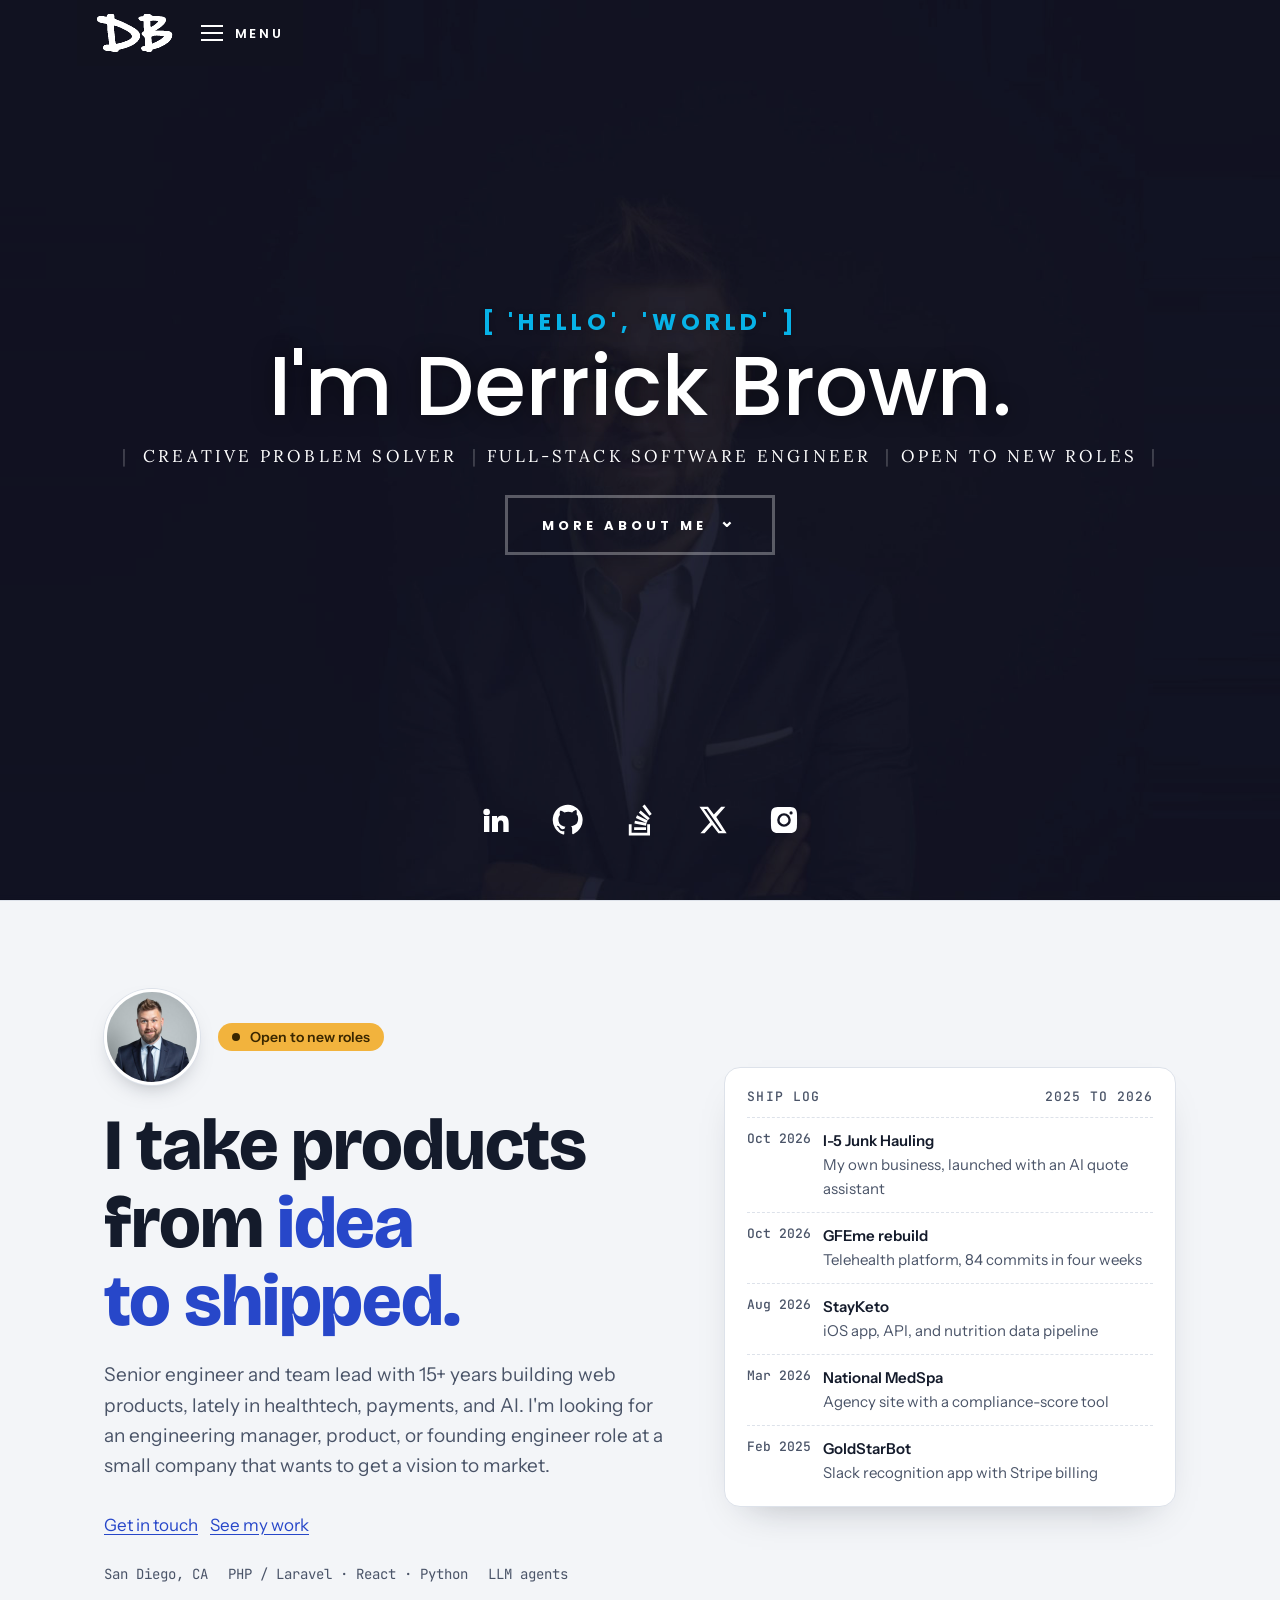
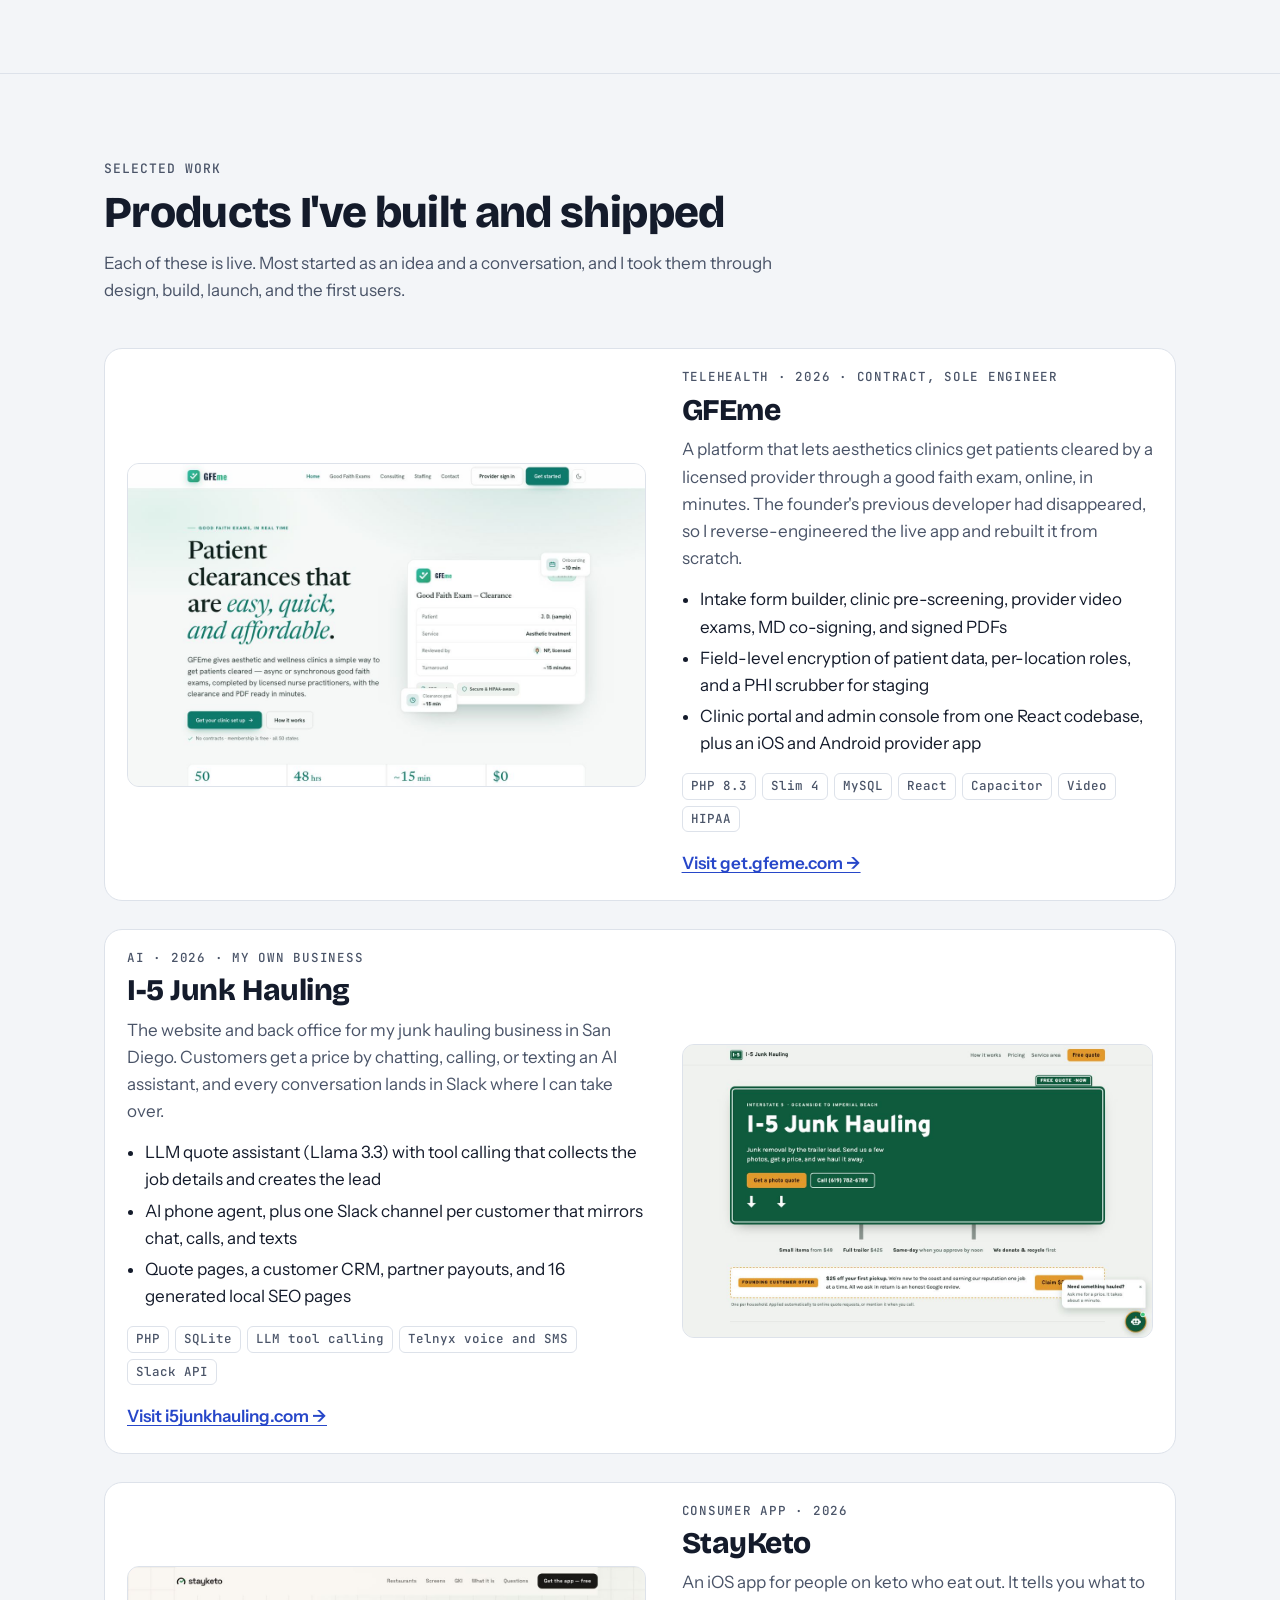
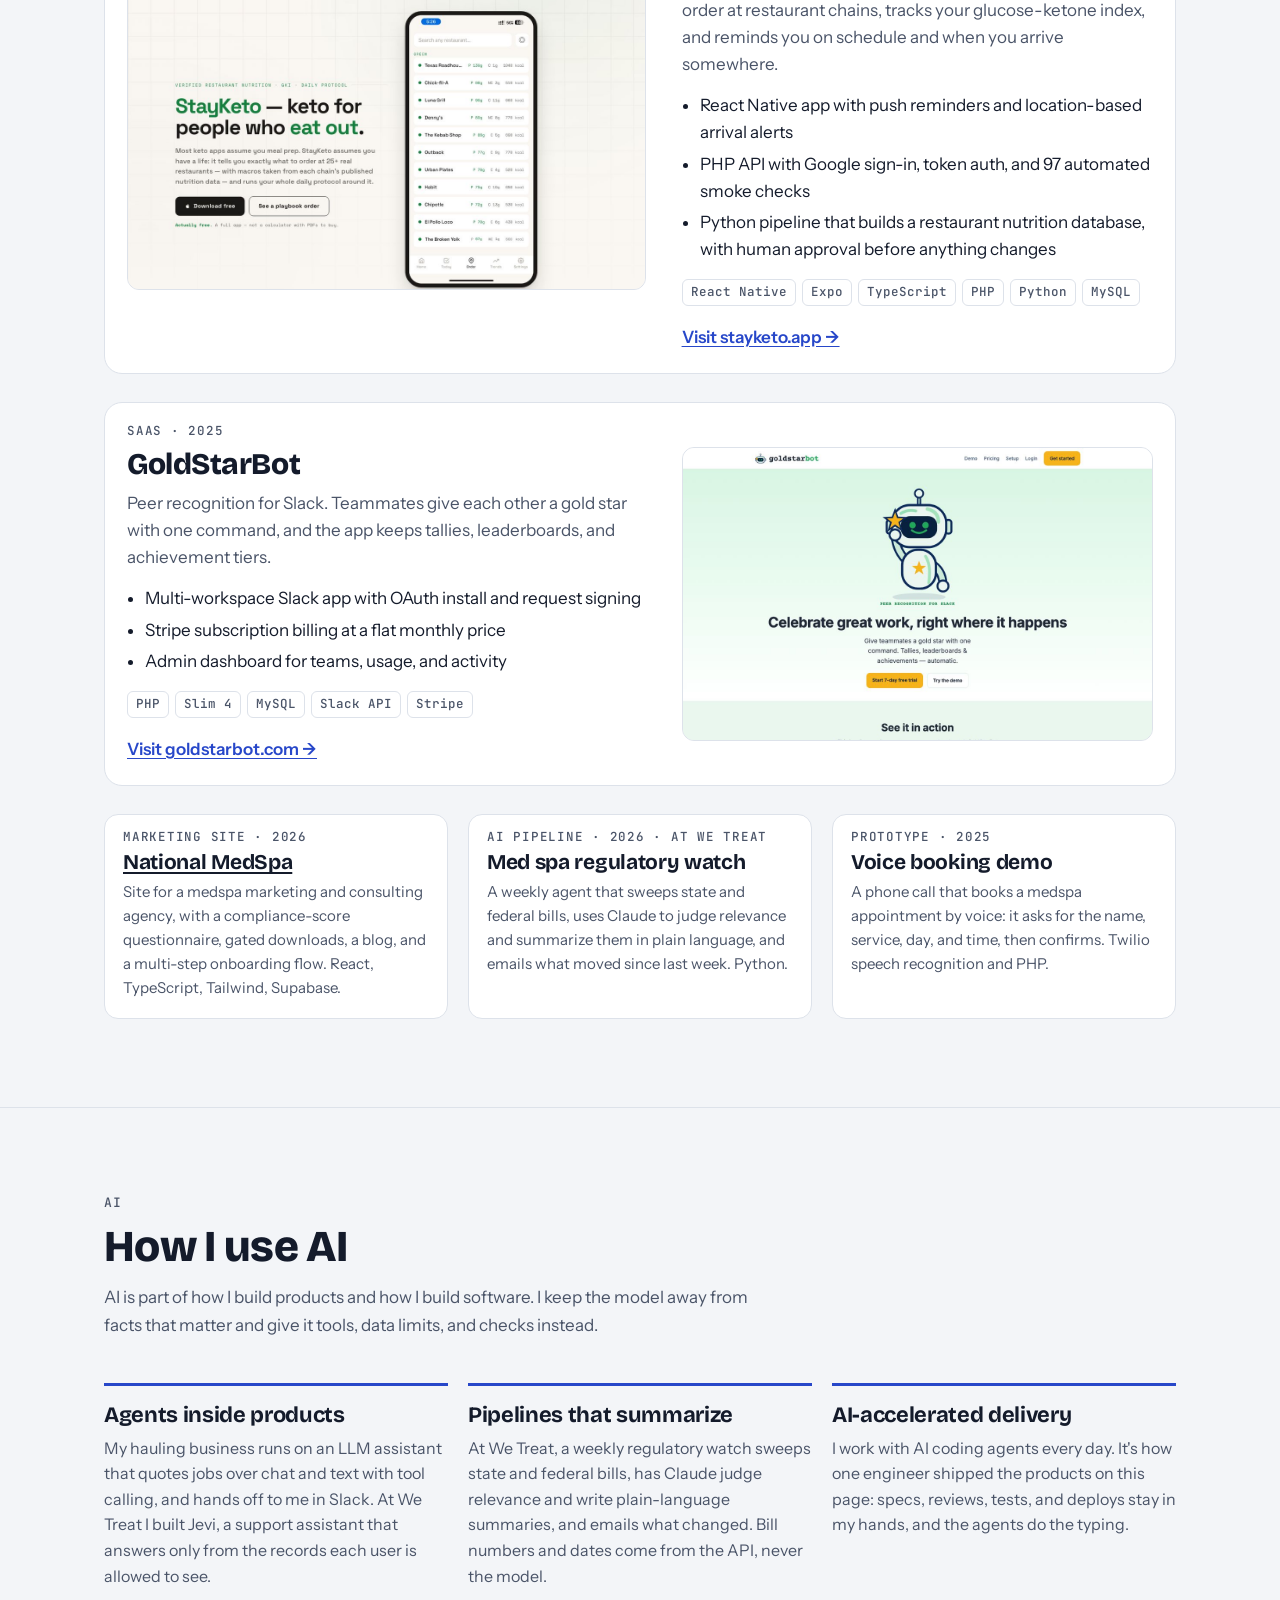
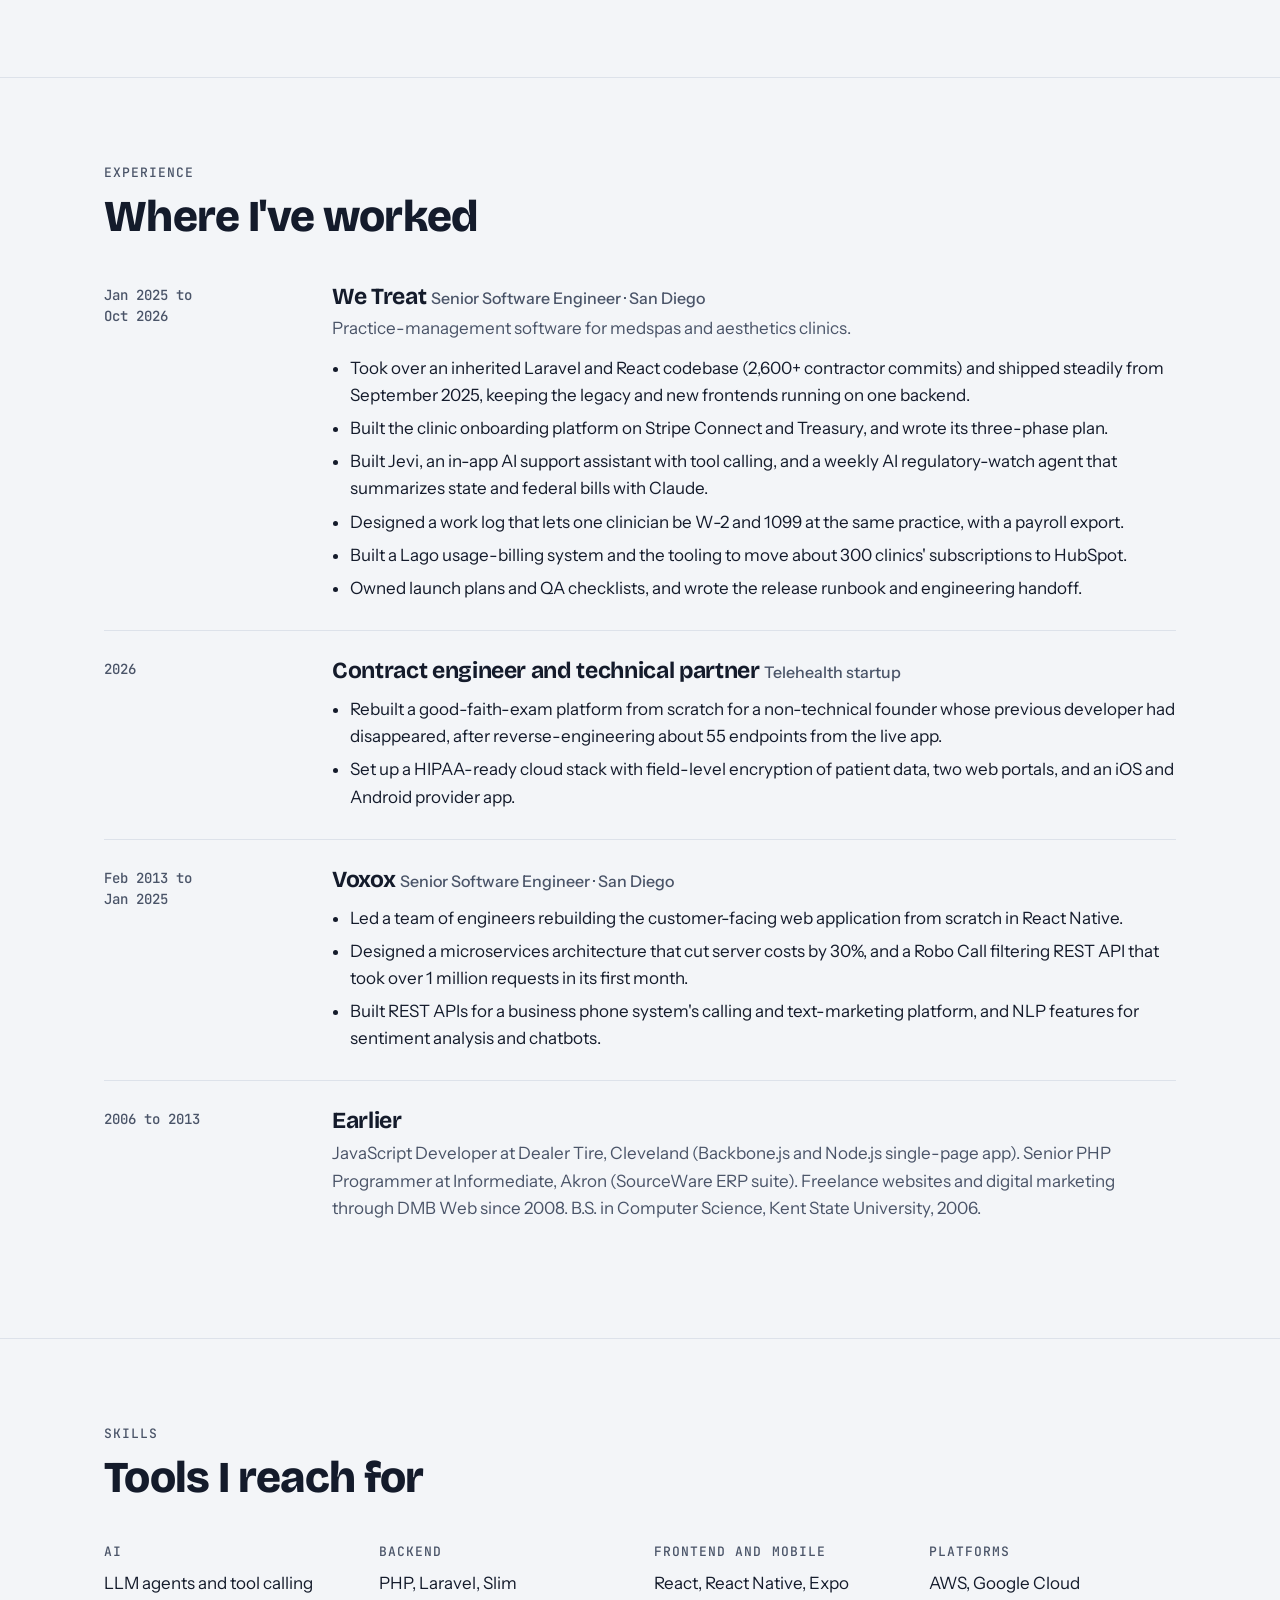
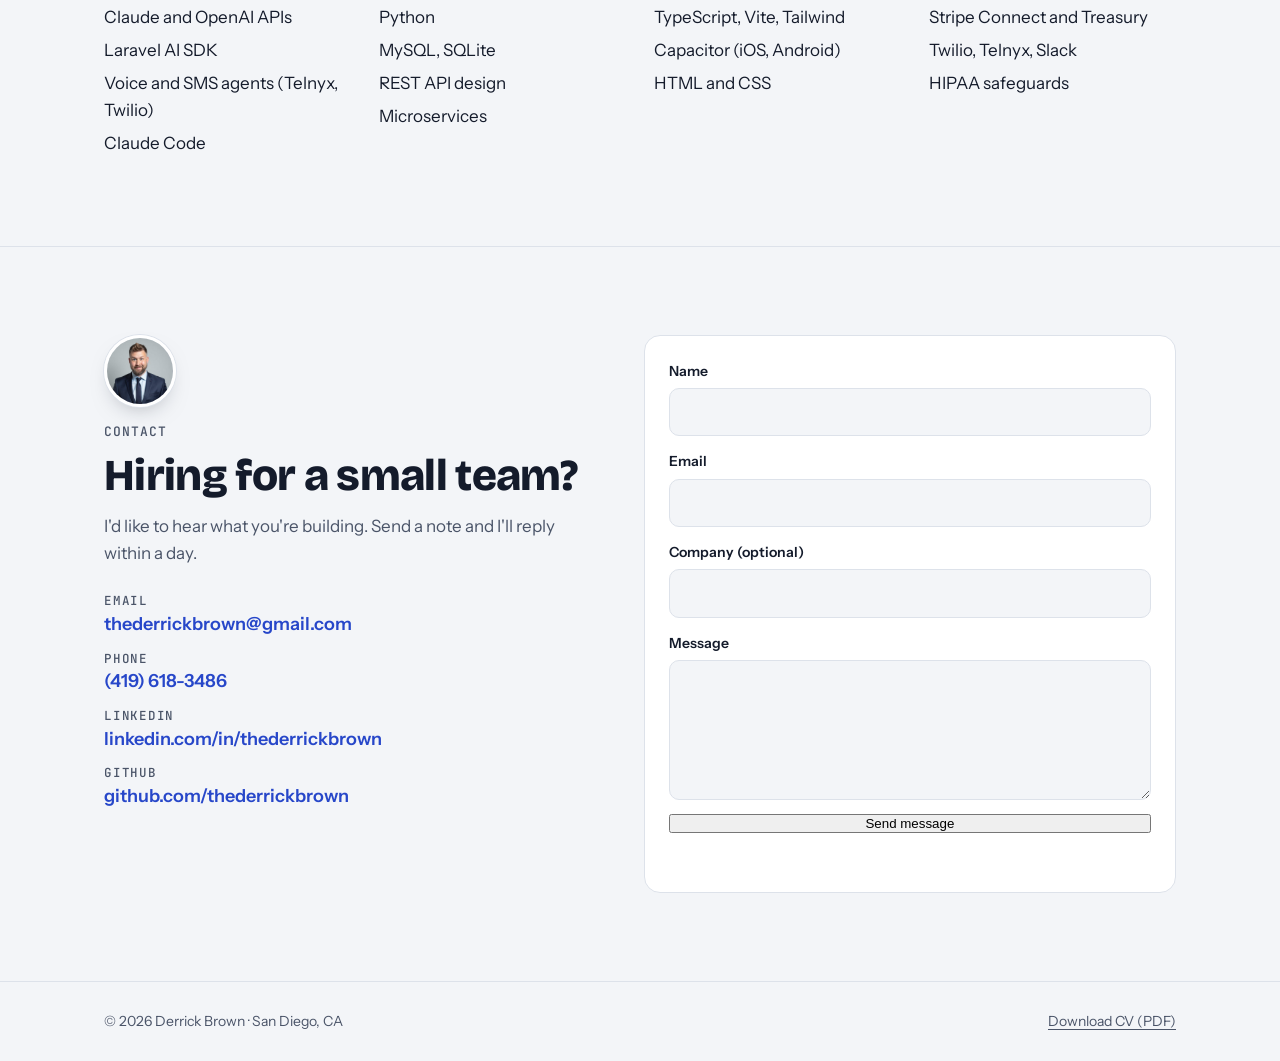
<file: index.html>
<!doctype html>
<html lang="en">
<head>
<!-- Google Tag Manager -->
<script>(function(w,d,s,l,i){w[l]=w[l]||[];w[l].push({'gtm.start':
new Date().getTime(),event:'gtm.js'});var f=d.getElementsByTagName(s)[0],
j=d.createElement(s),dl=l!='dataLayer'?'&l='+l:'';j.async=true;j.src=
'https://www.googletagmanager.com/gtm.js?id='+i+dl;f.parentNode.insertBefore(j,f);
})(window,document,'script','dataLayer','GTM-WT8LXZP');</script>
<!-- End Google Tag Manager -->
<meta charset="utf-8">
<meta name="viewport" content="width=device-width, initial-scale=1">
<title>Derrick Brown | Engineering Leader and Product Builder</title>
<meta name="description" content="Derrick Brown, senior software engineer and team lead in San Diego. 15+ years shipping web products, lately in healthtech, payments, and AI. Open to engineering manager, product, and founding engineer roles.">
<meta property="og:title" content="Derrick Brown | Engineering Leader and Product Builder">
<meta property="og:description" content="I take products from idea to shipped. Open to engineering manager, product, and founding engineer roles at startups.">
<meta property="og:image" content="https://resume.dmbweb.com/images/work/gfeme.jpg">
<link rel="icon" type="image/png" href="favicon.png">
<link rel="preconnect" href="https://fonts.googleapis.com">
<link rel="preconnect" href="https://fonts.gstatic.com" crossorigin>
<link rel="stylesheet" href="https://fonts.googleapis.com/css2?family=Poppins:wght@500;700&family=Lora&family=Bricolage+Grotesque:opsz,wght@12..96,500;12..96,700;12..96,800&family=Instrument+Sans:wght@400;500;600&family=JetBrains+Mono:wght@400;500&display=swap">
<style>
/* Layout: one long column of "shipped work" evidence, a ship-log card beside the hero, then case-study rows.
   Palette: cool drafting paper, deep ink, a cobalt for action, amber only for the "open to work" signal. */
:root {
  --paper: #f3f5f8;
  --card: #ffffff;
  --ink: #141b2b;
  --ink-2: #4a5468;
  --line: #dde2ea;
  --cobalt: #2747c9;
  --cobalt-ink: #ffffff;
  --amber: #f2b33d;
  --amber-ink: #3a2700;
  --ok: #1d8a5b;
  --f-display: "Bricolage Grotesque", "Avenir Next", system-ui, sans-serif;
  --f-body: "Instrument Sans", "Helvetica Neue", Arial, sans-serif;
  --f-mono: "JetBrains Mono", ui-monospace, Menlo, monospace;
  --wrap: 1120px;
  color-scheme: light;
}
@media (prefers-color-scheme: dark) {
  :root:not([data-theme="light"]) {
    --paper: #0e131d; --card: #161d2b; --ink: #eef1f7; --ink-2: #a8b2c5; --line: #283246;
    --cobalt: #7b95ff; --cobalt-ink: #0b1020; --amber: #f2b33d; --ok: #4cc58d; color-scheme: dark;
  }
}
:root[data-theme="dark"] {
  --paper: #0e131d; --card: #161d2b; --ink: #eef1f7; --ink-2: #a8b2c5; --line: #283246;
  --cobalt: #7b95ff; --cobalt-ink: #0b1020; --amber: #f2b33d; --ok: #4cc58d; color-scheme: dark;
}
* { box-sizing: border-box; margin: 0; padding: 0; }
[hidden] { display: none !important; }
html { scroll-behavior: smooth; }
@media (prefers-reduced-motion: reduce) { html { scroll-behavior: auto; } * { transition: none !important; } }
body { background: var(--paper); color: var(--ink); font: 17px/1.6 var(--f-body); -webkit-font-smoothing: antialiased; }
img { max-width: 100%; display: block; }
a { color: var(--cobalt); text-underline-offset: 3px; }
a:focus-visible, button:focus-visible, input:focus-visible, textarea:focus-visible { outline: 3px solid var(--amber); outline-offset: 2px; }
.wrap { max-width: var(--wrap); margin: 0 auto; padding-inline: 24px; }
h1, h2, h3 { font-family: var(--f-display); line-height: 1.08; text-wrap: balance; letter-spacing: -.015em; }
h2 { font-size: clamp(30px, 4vw, 44px); font-weight: 800; }
.eyebrow { font: 500 13px/1 var(--f-mono); letter-spacing: .08em; text-transform: uppercase; color: var(--ink-2); }
.lede { color: var(--ink-2); max-width: 62ch; }
section { padding-block: 88px; }
section + section { border-top: 1px solid var(--line); }
.sec-head { display: grid; gap: 14px; margin-bottom: 44px; }

/* header: the original site's dark "DB" bar with a menu toggle */
.top { position: fixed; top: env(safe-area-inset-top, 0px); left: 0; right: 0; z-index: 20; pointer-events: none; }
.top .bar { pointer-events: auto; position: absolute; left: max(16px, min(90px, 6vw)); top: 0; background: #11121f; min-height: 66px;
            display: flex; align-items: center; gap: 28px; padding: 0 20px; }
.top .logo img { width: 76px; height: 38px; }
.menu-toggle { background: none; border: 0; color: #fff; font: 600 13px/1 "Poppins", var(--f-body); letter-spacing: .2em; text-transform: uppercase;
               display: flex; align-items: center; gap: 12px; cursor: pointer; padding: 10px 0; }
.menu-toggle span, .menu-toggle span::before, .menu-toggle span::after { display: block; width: 22px; height: 2px; background: #fff; position: relative; }
.menu-toggle span::before, .menu-toggle span::after { content: ""; position: absolute; left: 0; }
.menu-toggle span::before { top: -7px; } .menu-toggle span::after { top: 7px; }
.top nav { position: absolute; top: 66px; left: 0; min-width: 220px; background: #11121f; display: grid; padding: 10px 0 16px; }
.top nav a { color: rgb(255 255 255 / .75); text-decoration: none; font: 500 15px/1 "Poppins", var(--f-body); padding: 12px 20px; }
.top nav a:hover, .top nav a:focus-visible { color: #07b2e7; }

/* intro: the original full-screen hero */
.intro { position: relative; min-height: max(640px, 100svh); display: grid; place-items: center; text-align: center; padding: 120px 16px 160px;
         background: #151515 url(images/intro-bg-2400.jpg) center bottom / cover no-repeat; color: #fff; border-top: 0; }
.intro::before { content: ""; position: absolute; inset: 0; background: #111; opacity: .35; }
.intro-content { position: relative; }
.intro h5 { color: #07b2e7; font: 700 clamp(15px, 2.3vw, 23px)/1.56 "Poppins", sans-serif; letter-spacing: .3rem; text-transform: uppercase; text-shadow: 0 0 6px rgb(0 0 0 / .2); }
.intro h1 { font: 500 clamp(44px, 8.4vw, 84px)/1.07 "Poppins", sans-serif; letter-spacing: 0; margin: 0 auto 6px; max-width: 900px; text-shadow: 0 0 20px rgb(0 0 0 / .5); }
.intro-position { font: 400 clamp(12px, 1.7vw, 17px)/2.4 "Lora", serif; text-transform: uppercase; letter-spacing: .2rem; }
.intro-position span { display: inline-block; }
.intro-position span::after { content: "|"; padding: 0 8px 0 14px; color: rgb(255 255 255 / .3); }
.intro-position span:first-child::before { content: "|"; padding: 0 14px 0 8px; color: rgb(255 255 255 / .3); }
.intro-btn { display: inline-flex; align-items: center; gap: 12px; margin-top: 18px; height: 60px; padding: 0 34px; border: 3px solid rgb(255 255 255 / .3);
             color: #fff; text-decoration: none; font: 700 13px/1 "Poppins", sans-serif; letter-spacing: .25rem; text-transform: uppercase; }
.intro-btn:hover, .intro-btn:focus-visible { border-color: #07b2e7; }
.intro-btn span { font-size: 18px; transform: translateY(-4px); }
.intro-social { position: absolute; left: 0; right: 0; bottom: 64px; list-style: none; display: flex; justify-content: center; gap: clamp(20px, 4vw, 40px); }
.intro-social svg { width: clamp(24px, 3vw, 32px); height: clamp(24px, 3vw, 32px); fill: #fff; display: block; }
.intro-social a:hover svg, .intro-social a:focus-visible svg { fill: #07b2e7; }
@media (max-width: 600px) {
  .intro-position span { display: block; }
  .intro-position span::before, .intro-position span::after { display: none !important; }
}

/* hero */
.hero { padding-block: 88px; }
.hero .wrap { display: grid; grid-template-columns: minmax(0, 1.25fr) minmax(0, 1fr); gap: 56px; align-items: center; }
.who { display: flex; align-items: center; gap: 18px; flex-wrap: wrap; }
.face { width: 96px; height: 96px; border-radius: 50%; object-fit: cover; border: 3px solid var(--card); box-shadow: 0 0 0 1px var(--line), 0 10px 24px -14px rgb(20 27 43 / .5); }
.contact .face { width: 72px; height: 72px; margin-bottom: 18px; }
.status { display: inline-flex; align-items: center; gap: 10px; background: var(--amber); color: var(--amber-ink); border-radius: 999px;
          padding: 7px 14px; font: 600 14px/1 var(--f-body); }
.status i { width: 8px; height: 8px; border-radius: 50%; background: var(--amber-ink); }
.hero h1 { font-size: clamp(40px, 6.2vw, 72px); font-weight: 800; margin-top: 22px; }
.hero h1 em { font-style: normal; color: var(--cobalt); }
.hero .lede { font-size: 19px; margin-top: 20px; }
.hero .ctas { display: flex; flex-wrap: wrap; gap: 12px; margin-top: 30px; }
.hero .meta { display: flex; flex-wrap: wrap; gap: 8px 20px; margin-top: 26px; font: 400 14px/1.4 var(--f-mono); color: var(--ink-2); }

/* ship log card */
.log { background: var(--card); border: 1px solid var(--line); border-radius: 16px; padding: 22px 22px 10px; box-shadow: 0 18px 40px -24px rgb(20 27 43 / .35); }
.log h2 { font: 500 13px/1 var(--f-mono); letter-spacing: .08em; text-transform: uppercase; color: var(--ink-2); display: flex; justify-content: space-between; }
.log ol { list-style: none; margin-top: 14px; }
.log li { display: grid; grid-template-columns: 64px 1fr; gap: 12px; padding: 11px 0; border-top: 1px dashed var(--line); font-size: 15px; }
.log time { font: 500 13px/1.6 var(--f-mono); color: var(--ink-2); font-variant-numeric: tabular-nums; }
.log b { font-weight: 600; }
.log span { color: var(--ink-2); }

/* work */
.work-list { display: grid; gap: 28px; }
.case { display: grid; grid-template-columns: minmax(0, 1.1fr) minmax(0, 1fr); gap: 36px; align-items: center;
        background: var(--card); border: 1px solid var(--line); border-radius: 18px; padding: 22px; }
.case:nth-child(even) .shot { order: 2; }
.shot { border-radius: 12px; overflow: hidden; border: 1px solid var(--line); aspect-ratio: 16 / 10; background: var(--paper); }
.shot img { width: 100%; height: 100%; object-fit: cover; object-position: top; }
.case .tag { font: 500 12.5px/1 var(--f-mono); letter-spacing: .06em; text-transform: uppercase; color: var(--ink-2); }
.case h3 { font-size: 30px; font-weight: 800; margin: 10px 0 10px; }
.case p { color: var(--ink-2); }
.case ul.what { margin: 14px 0 0 18px; color: var(--ink); }
.case ul.what li { margin-top: 4px; }
.chips { display: flex; flex-wrap: wrap; gap: 6px; margin-top: 16px; }
.chips span { font: 500 12.5px/1 var(--f-mono); border: 1px solid var(--line); border-radius: 6px; padding: 6px 8px; color: var(--ink-2); }
.case .visit { display: inline-block; margin-top: 18px; font-weight: 600; }
.more { display: grid; grid-template-columns: repeat(3, minmax(0, 1fr)); gap: 20px; margin-top: 28px; }
.mini { background: var(--card); border: 1px solid var(--line); border-radius: 14px; }
.mini .shot { border: 0; border-bottom: 1px solid var(--line); border-radius: 0; }
.mini div.body { padding: 16px 18px 18px; }
.mini h3 { font-size: 21px; font-weight: 700; margin: 8px 0 6px; }
.mini h3 a { color: inherit; }
.mini .tag { font: 500 12.5px/1 var(--f-mono); letter-spacing: .06em; text-transform: uppercase; color: var(--ink-2); }
.mini p { color: var(--ink-2); font-size: 15px; }
@media (max-width: 900px) {
  .hero .wrap, .case { grid-template-columns: 1fr; }
  .case:nth-child(even) .shot { order: 0; }
  .more { grid-template-columns: 1fr; }
}

/* AI */
.ai-grid { display: grid; grid-template-columns: repeat(3, minmax(0, 1fr)); gap: 20px; }
.ai-grid article { border-top: 3px solid var(--cobalt); padding-top: 18px; }
.ai-grid h3 { font-size: 22px; font-weight: 700; margin-bottom: 8px; }
.ai-grid p { color: var(--ink-2); font-size: 16px; }
@media (max-width: 900px) { .ai-grid { grid-template-columns: 1fr; } }

/* experience */
.jobs { display: grid; gap: 0; }
.job { display: grid; grid-template-columns: 200px minmax(0, 1fr); gap: 28px; padding: 28px 0; border-top: 1px solid var(--line); }
.job:first-child { border-top: 0; padding-top: 0; }
.job .when { font: 500 14px/1.5 var(--f-mono); color: var(--ink-2); font-variant-numeric: tabular-nums; }
.job h3 { font-size: 23px; font-weight: 700; }
.job h3 small { font: 500 16px var(--f-body); color: var(--ink-2); letter-spacing: 0; }
.job ul { margin: 12px 0 0 18px; }
.job li { margin-top: 6px; }
.job .early { color: var(--ink-2); margin-top: 6px; }
@media (max-width: 700px) { .job { grid-template-columns: 1fr; gap: 6px; } }

/* skills */
.skills { display: grid; grid-template-columns: repeat(4, minmax(0, 1fr)); gap: 28px; }
.skills h3 { font: 500 13px/1 var(--f-mono); letter-spacing: .08em; text-transform: uppercase; color: var(--ink-2); margin-bottom: 12px; }
.skills ul { list-style: none; display: grid; gap: 6px; }
@media (max-width: 900px) { .skills { grid-template-columns: repeat(2, minmax(0, 1fr)); } }
@media (max-width: 460px) { .skills { grid-template-columns: 1fr; } }

/* contact */
.contact .wrap { display: grid; grid-template-columns: minmax(0, 1fr) minmax(0, 1.1fr); gap: 56px; }
.reach { list-style: none; display: grid; gap: 14px; margin-top: 28px; }
.reach li { display: grid; gap: 2px; }
.reach small { font: 500 12.5px/1 var(--f-mono); letter-spacing: .06em; text-transform: uppercase; color: var(--ink-2); }
.reach a { font-weight: 600; font-size: 18px; text-decoration: none; }
form { background: var(--card); border: 1px solid var(--line); border-radius: 16px; padding: 24px; display: grid; gap: 14px; }
label { display: grid; gap: 6px; font-weight: 600; font-size: 14px; }
input, textarea { font: 16px/1.4 var(--f-body); color: var(--ink); background: var(--paper); border: 1px solid var(--line); border-radius: 10px; padding: 12px 14px; width: 100%; }
textarea { min-height: 140px; resize: vertical; }
.hp { position: absolute; left: -9999px; }
#form-msg { font-size: 15px; min-height: 1.4em; }
#form-msg.ok { color: var(--ok); } #form-msg.err { color: #d14343; }
@media (max-width: 900px) { .contact .wrap { grid-template-columns: 1fr; } }

footer { border-top: 1px solid var(--line); padding-block: 28px; color: var(--ink-2); font-size: 14px; }
footer .wrap { display: flex; flex-wrap: wrap; gap: 12px 24px; justify-content: space-between; }
footer a { color: var(--ink-2); }
</style>
</head>
<body>
<noscript><iframe src="https://www.googletagmanager.com/ns.html?id=GTM-WT8LXZP" height="0" width="0" style="display:none;visibility:hidden"></iframe></noscript>

<header class="top">
  <div class="bar">
    <a class="logo" href="#top"><img src="images/logo.png" alt="Derrick Brown home" width="76" height="38"></a>
    <button class="menu-toggle" type="button" aria-expanded="false" aria-controls="menu"><span></span>Menu</button>
    <nav id="menu" aria-label="Sections" hidden>
      <a href="#top">Home</a>
      <a href="#about">About</a>
      <a href="#work">Work</a>
      <a href="#ai">AI</a>
      <a href="#experience">Experience</a>
      <a href="#contact">Contact</a>
      <a href="DerrickBrown.pdf" download>Download CV</a>
    </nav>
  </div>
</header>

<main>
<section id="top" class="intro">
  <div class="intro-content">
    <h5>[ 'Hello', 'World' ]</h5>
    <h1>I'm Derrick Brown.</h1>
    <p class="intro-position"><span>Creative Problem Solver</span><span>Full-Stack Software Engineer</span><span>Open to New Roles</span></p>
    <a class="intro-btn" href="#about">More About Me <span aria-hidden="true">&#8964;</span></a>
  </div>
  <ul class="intro-social" aria-label="Profiles">
    <li><a href="https://www.linkedin.com/in/thederrickbrown/" aria-label="LinkedIn"><svg viewBox="0 0 24 24"><path d="M4.98 3.5a2.5 2.5 0 1 1 0 5 2.5 2.5 0 0 1 0-5zM3 9h4v12H3zM9 9h3.8v1.7h.1c.5-1 1.8-2 3.8-2 4 0 4.8 2.6 4.8 6V21h-4v-5.6c0-1.3 0-3-1.9-3s-2.1 1.4-2.1 2.9V21H9z"/></svg></a></li>
    <li><a href="https://github.com/thederrickbrown" aria-label="GitHub"><svg viewBox="0 0 24 24"><path d="M12 .5a11.5 11.5 0 0 0-3.6 22.4c.6.1.8-.3.8-.6v-2c-3.2.7-3.9-1.5-3.9-1.5-.5-1.3-1.3-1.7-1.3-1.7-1-.7.1-.7.1-.7 1.2.1 1.8 1.2 1.8 1.2 1 1.8 2.8 1.3 3.5 1 .1-.8.4-1.3.7-1.6-2.6-.3-5.3-1.3-5.3-5.7 0-1.3.5-2.3 1.2-3.1-.1-.3-.5-1.5.1-3.1 0 0 1-.3 3.2 1.2a11 11 0 0 1 5.8 0C17.3 4.3 18.3 4.6 18.3 4.6c.6 1.6.2 2.8.1 3.1.8.8 1.2 1.8 1.2 3.1 0 4.4-2.7 5.4-5.3 5.7.4.4.8 1.1.8 2.2v3.3c0 .3.2.7.8.6A11.5 11.5 0 0 0 12 .5z"/></svg></a></li>
    <li><a href="https://stackoverflow.com/users/15156516/thederrickbrown" aria-label="Stack Overflow"><svg viewBox="0 0 24 24"><path d="M17.4 21.6v-6.4h2.1V23.7H3.6v-8.5h2.1v6.4zM7.8 14.6l8.7 1.8.4-2.1-8.7-1.8zm1.1-4.1 8 3.7.9-1.9-8-3.8zm2.2-3.9 6.8 5.6 1.4-1.6-6.8-5.7zM15.5.4l-1.7 1.3 5.3 7.1 1.7-1.3zM7.6 19.5h8.9v-2.1H7.6z"/></svg></a></li>
    <li><a href="https://twitter.com/thederrickbrown" aria-label="Twitter"><svg viewBox="0 0 24 24"><path d="M18.9 2H22l-6.8 7.8L23 22h-6.2l-4.8-6.3L6.4 22H3.3l7.3-8.3L2.6 2h6.4l4.4 5.8zm-1.1 18.2h1.7L7.9 3.7H6z"/></svg></a></li>
    <li><a href="https://www.instagram.com/thederrickbrown/" aria-label="Instagram"><svg viewBox="0 0 24 24"><path d="M12 2.2c3.2 0 3.6 0 4.8.1 3.3.1 4.8 1.7 4.9 4.9.1 1.3.1 1.6.1 4.8s0 3.6-.1 4.8c-.1 3.2-1.7 4.8-4.9 4.9-1.3.1-1.6.1-4.8.1s-3.6 0-4.8-.1c-3.3-.1-4.8-1.7-4.9-4.9C2.2 15.6 2.2 15.2 2.2 12s0-3.6.1-4.8C2.4 3.9 3.9 2.4 7.2 2.3 8.4 2.2 8.8 2.2 12 2.2zm0 4.7a5.1 5.1 0 1 0 0 10.2 5.1 5.1 0 0 0 0-10.2zm0 8.4a3.3 3.3 0 1 1 0-6.6 3.3 3.3 0 0 1 0 6.6zm5.3-9.8a1.2 1.2 0 1 0 0 2.4 1.2 1.2 0 0 0 0-2.4z"/></svg></a></li>
  </ul>
</section>

<section id="about" class="hero">
  <div class="wrap">
    <div>
      <div class="who">
        <img class="face" src="images/derrick.jpg" alt="Derrick Brown" width="96" height="96">
        <span class="status"><i></i>Open to new roles</span>
      </div>
      <h1>I take products from <em>idea to shipped.</em></h1>
      <p class="lede">Senior engineer and team lead with 15+ years building web products, lately in healthtech, payments, and AI. I'm looking for an engineering manager, product, or founding engineer role at a small company that wants to get a vision to market.</p>
      <div class="ctas">
        <a class="btn primary" href="#contact">Get in touch</a>
        <a class="btn" href="#work">See my work</a>
      </div>
      <p class="meta"><span>San Diego, CA</span><span>PHP / Laravel · React · Python</span><span>LLM agents</span></p>
    </div>
    <aside class="log" aria-label="Recent launches">
      <h2><span>Ship log</span><span>2025 to 2026</span></h2>
      <ol>
        <li><time>Oct 2026</time><div><b>I-5 Junk Hauling</b><br><span>My own business, launched with an AI quote assistant</span></div></li>
        <li><time>Oct 2026</time><div><b>GFEme rebuild</b><br><span>Telehealth platform, 84 commits in four weeks</span></div></li>
        <li><time>Aug 2026</time><div><b>StayKeto</b><br><span>iOS app, API, and nutrition data pipeline</span></div></li>
        <li><time>Mar 2026</time><div><b>National MedSpa</b><br><span>Agency site with a compliance-score tool</span></div></li>
        <li><time>Feb 2025</time><div><b>GoldStarBot</b><br><span>Slack recognition app with Stripe billing</span></div></li>
      </ol>
    </aside>
  </div>
</section>

<section id="work">
  <div class="wrap">
    <div class="sec-head">
      <p class="eyebrow">Selected work</p>
      <h2>Products I've built and shipped</h2>
      <p class="lede">Each of these is live. Most started as an idea and a conversation, and I took them through design, build, launch, and the first users.</p>
    </div>
    <div class="work-list">
      <article class="case">
        <a class="shot" href="https://get.gfeme.com/"><img src="images/work/gfeme.jpg" alt="GFEme home page" loading="lazy" width="1200" height="750"></a>
        <div>
          <p class="tag">Telehealth · 2026 · Contract, sole engineer</p>
          <h3>GFEme</h3>
          <p>A platform that lets aesthetics clinics get patients cleared by a licensed provider through a good faith exam, online, in minutes. The founder's previous developer had disappeared, so I reverse-engineered the live app and rebuilt it from scratch.</p>
          <ul class="what"><li>Intake form builder, clinic pre-screening, provider video exams, MD co-signing, and signed PDFs</li><li>Field-level encryption of patient data, per-location roles, and a PHI scrubber for staging</li><li>Clinic portal and admin console from one React codebase, plus an iOS and Android provider app</li></ul>
          <div class="chips"><span>PHP 8.3</span><span>Slim 4</span><span>MySQL</span><span>React</span><span>Capacitor</span><span>Video</span><span>HIPAA</span></div>
          <a class="visit" href="https://get.gfeme.com/">Visit get.gfeme.com &rarr;</a>
        </div>
      </article>
      <article class="case">
        <a class="shot" href="https://i5junkhauling.com/"><img src="images/work/i5junkhauling.jpg" alt="I-5 Junk Hauling home page" loading="lazy" width="1200" height="750"></a>
        <div>
          <p class="tag">AI · 2026 · My own business</p>
          <h3>I-5 Junk Hauling</h3>
          <p>The website and back office for my junk hauling business in San Diego. Customers get a price by chatting, calling, or texting an AI assistant, and every conversation lands in Slack where I can take over.</p>
          <ul class="what"><li>LLM quote assistant (Llama 3.3) with tool calling that collects the job details and creates the lead</li><li>AI phone agent, plus one Slack channel per customer that mirrors chat, calls, and texts</li><li>Quote pages, a customer CRM, partner payouts, and 16 generated local SEO pages</li></ul>
          <div class="chips"><span>PHP</span><span>SQLite</span><span>LLM tool calling</span><span>Telnyx voice and SMS</span><span>Slack API</span></div>
          <a class="visit" href="https://i5junkhauling.com/">Visit i5junkhauling.com &rarr;</a>
        </div>
      </article>
      <article class="case">
        <a class="shot" href="https://stayketo.app/"><img src="images/work/stayketo.jpg" alt="StayKeto home page" loading="lazy" width="1200" height="750"></a>
        <div>
          <p class="tag">Consumer app · 2026</p>
          <h3>StayKeto</h3>
          <p>An iOS app for people on keto who eat out. It tells you what to order at restaurant chains, tracks your glucose-ketone index, and reminds you on schedule and when you arrive somewhere.</p>
          <ul class="what"><li>React Native app with push reminders and location-based arrival alerts</li><li>PHP API with Google sign-in, token auth, and 97 automated smoke checks</li><li>Python pipeline that builds a restaurant nutrition database, with human approval before anything changes</li></ul>
          <div class="chips"><span>React Native</span><span>Expo</span><span>TypeScript</span><span>PHP</span><span>Python</span><span>MySQL</span></div>
          <a class="visit" href="https://stayketo.app/">Visit stayketo.app &rarr;</a>
        </div>
      </article>
      <article class="case">
        <a class="shot" href="https://goldstarbot.com/"><img src="images/work/goldstarbot.jpg" alt="GoldStarBot home page" loading="lazy" width="1200" height="750"></a>
        <div>
          <p class="tag">SaaS · 2025</p>
          <h3>GoldStarBot</h3>
          <p>Peer recognition for Slack. Teammates give each other a gold star with one command, and the app keeps tallies, leaderboards, and achievement tiers.</p>
          <ul class="what"><li>Multi-workspace Slack app with OAuth install and request signing</li><li>Stripe subscription billing at a flat monthly price</li><li>Admin dashboard for teams, usage, and activity</li></ul>
          <div class="chips"><span>PHP</span><span>Slim 4</span><span>MySQL</span><span>Slack API</span><span>Stripe</span></div>
          <a class="visit" href="https://goldstarbot.com/">Visit goldstarbot.com &rarr;</a>
        </div>
      </article>
      
    </div>
    <div class="more">
      <article class="mini"><div class="body"><p class="tag">Marketing site · 2026</p><h3><a href="https://nationalmedspa.com/">National MedSpa</a></h3><p>Site for a medspa marketing and consulting agency, with a compliance-score questionnaire, gated downloads, a blog, and a multi-step onboarding flow. React, TypeScript, Tailwind, Supabase.</p></div></article>
      <article class="mini"><div class="body"><p class="tag">AI pipeline · 2026 · at We Treat</p><h3>Med spa regulatory watch</h3><p>A weekly agent that sweeps state and federal bills, uses Claude to judge relevance and summarize them in plain language, and emails what moved since last week. Python.</p></div></article>
      <article class="mini"><div class="body"><p class="tag">Prototype · 2025</p><h3>Voice booking demo</h3><p>A phone call that books a medspa appointment by voice: it asks for the name, service, day, and time, then confirms. Twilio speech recognition and PHP.</p></div></article>
    </div>
  </div>
</section>

<section id="ai">
  <div class="wrap">
    <div class="sec-head">
      <p class="eyebrow">AI</p>
      <h2>How I use AI</h2>
      <p class="lede">AI is part of how I build products and how I build software. I keep the model away from facts that matter and give it tools, data limits, and checks instead.</p>
    </div>
    <div class="ai-grid">
      <article>
        <h3>Agents inside products</h3>
        <p>My hauling business runs on an LLM assistant that quotes jobs over chat and text with tool calling, and hands off to me in Slack. At We Treat I built Jevi, a support assistant that answers only from the records each user is allowed to see.</p>
      </article>
      <article>
        <h3>Pipelines that summarize</h3>
        <p>At We Treat, a weekly regulatory watch sweeps state and federal bills, has Claude judge relevance and write plain-language summaries, and emails what changed. Bill numbers and dates come from the API, never the model.</p>
      </article>
      <article>
        <h3>AI-accelerated delivery</h3>
        <p>I work with AI coding agents every day. It's how one engineer shipped the products on this page: specs, reviews, tests, and deploys stay in my hands, and the agents do the typing.</p>
      </article>
    </div>
  </div>
</section>

<section id="experience">
  <div class="wrap">
    <div class="sec-head">
      <p class="eyebrow">Experience</p>
      <h2>Where I've worked</h2>
    </div>
    <div class="jobs">
      <div class="job">
        <p class="when">Jan 2025 to<br>Oct 2026</p>
        <div>
          <h3>We Treat <small>Senior Software Engineer · San Diego</small></h3>
          <p class="early">Practice-management software for medspas and aesthetics clinics.</p>
          <ul>
            <li>Took over an inherited Laravel and React codebase (2,600+ contractor commits) and shipped steadily from September 2025, keeping the legacy and new frontends running on one backend.</li>
            <li>Built the clinic onboarding platform on Stripe Connect and Treasury, and wrote its three-phase plan.</li>
            <li>Built Jevi, an in-app AI support assistant with tool calling, and a weekly AI regulatory-watch agent that summarizes state and federal bills with Claude.</li>
            <li>Designed a work log that lets one clinician be W-2 and 1099 at the same practice, with a payroll export.</li>
            <li>Built a Lago usage-billing system and the tooling to move about 300 clinics' subscriptions to HubSpot.</li>
            <li>Owned launch plans and QA checklists, and wrote the release runbook and engineering handoff.</li>
          </ul>
        </div>
      </div>
      <div class="job">
        <p class="when">2026</p>
        <div>
          <h3>Contract engineer and technical partner <small>Telehealth startup</small></h3>
          <ul>
            <li>Rebuilt a good-faith-exam platform from scratch for a non-technical founder whose previous developer had disappeared, after reverse-engineering about 55 endpoints from the live app.</li>
            <li>Set up a HIPAA-ready cloud stack with field-level encryption of patient data, two web portals, and an iOS and Android provider app.</li>
          </ul>
        </div>
      </div>
      <div class="job">
        <p class="when">Feb 2013 to<br>Jan 2025</p>
        <div>
          <h3>Voxox <small>Senior Software Engineer · San Diego</small></h3>
          <ul>
            <li>Led a team of engineers rebuilding the customer-facing web application from scratch in React Native.</li>
            <li>Designed a microservices architecture that cut server costs by 30%, and a Robo Call filtering REST API that took over 1 million requests in its first month.</li>
            <li>Built REST APIs for a business phone system's calling and text-marketing platform, and NLP features for sentiment analysis and chatbots.</li>
          </ul>
        </div>
      </div>
      <div class="job">
        <p class="when">2006 to 2013</p>
        <div>
          <h3>Earlier</h3>
          <p class="early">JavaScript Developer at Dealer Tire, Cleveland (Backbone.js and Node.js single-page app). Senior PHP Programmer at Informediate, Akron (SourceWare ERP suite). Freelance websites and digital marketing through DMB Web since 2008. B.S. in Computer Science, Kent State University, 2006.</p>
        </div>
      </div>
    </div>
  </div>
</section>

<section id="skills">
  <div class="wrap">
    <div class="sec-head">
      <p class="eyebrow">Skills</p>
      <h2>Tools I reach for</h2>
    </div>
    <div class="skills">
      <div><h3>AI</h3><ul><li>LLM agents and tool calling</li><li>Claude and OpenAI APIs</li><li>Laravel AI SDK</li><li>Voice and SMS agents (Telnyx, Twilio)</li><li>Claude Code</li></ul></div>
      <div><h3>Backend</h3><ul><li>PHP, Laravel, Slim</li><li>Python</li><li>MySQL, SQLite</li><li>REST API design</li><li>Microservices</li></ul></div>
      <div><h3>Frontend and mobile</h3><ul><li>React, React Native, Expo</li><li>TypeScript, Vite, Tailwind</li><li>Capacitor (iOS, Android)</li><li>HTML and CSS</li></ul></div>
      <div><h3>Platforms</h3><ul><li>AWS, Google Cloud</li><li>Stripe Connect and Treasury</li><li>Twilio, Telnyx, Slack</li><li>HIPAA safeguards</li></ul></div>
    </div>
  </div>
</section>

<section id="contact" class="contact">
  <div class="wrap">
    <div>
      <img class="face" src="images/derrick.jpg" alt="" width="72" height="72">
      <p class="eyebrow">Contact</p>
      <h2 style="margin-top:14px">Hiring for a small team?</h2>
      <p class="lede" style="margin-top:14px">I'd like to hear what you're building. Send a note and I'll reply within a day.</p>
      <ul class="reach">
        <li><small>Email</small><a href="mailto:thederrickbrown@gmail.com">thederrickbrown@gmail.com</a></li>
        <li><small>Phone</small><a href="tel:+14196183486">(419) 618-3486</a></li>
        <li><small>LinkedIn</small><a href="https://www.linkedin.com/in/thederrickbrown/">linkedin.com/in/thederrickbrown</a></li>
        <li><small>GitHub</small><a href="https://github.com/thederrickbrown">github.com/thederrickbrown</a></li>
      </ul>
    </div>
    <form id="contact-form" action="inc/contact.php" method="post" novalidate>
      <label for="cf-name">Name<input id="cf-name" name="name" autocomplete="name" required minlength="2"></label>
      <label for="cf-email">Email<input id="cf-email" name="email" type="email" autocomplete="email" required></label>
      <label for="cf-company">Company (optional)<input id="cf-company" name="company" autocomplete="organization"></label>
      <label for="cf-message">Message<textarea id="cf-message" name="message" required minlength="15"></textarea></label>
      <label class="hp" aria-hidden="true">Website<input name="website" tabindex="-1" autocomplete="off"></label>
      <button class="btn primary" type="submit" id="cf-send">Send message</button>
      <p id="form-msg" role="status"></p>
    </form>
  </div>
</section>
</main>

<footer>
  <div class="wrap">
    <span>© 2026 Derrick Brown · San Diego, CA</span>
    <span><a href="DerrickBrown.pdf" download>Download CV (PDF)</a></span>
  </div>
</footer>

<script>
const toggle = document.querySelector('.menu-toggle'), menu = document.getElementById('menu');
toggle.addEventListener('click', () => { const open = menu.hidden; menu.hidden = !open; toggle.setAttribute('aria-expanded', String(open)); });
menu.addEventListener('click', (e) => { if (e.target.closest('a')) { menu.hidden = true; toggle.setAttribute('aria-expanded', 'false'); } });
document.getElementById('contact-form').addEventListener('submit', async (e) => {
  e.preventDefault();
  const form = e.target, msg = document.getElementById('form-msg'), btn = document.getElementById('cf-send');
  if (!form.reportValidity()) return;
  btn.disabled = true; btn.textContent = 'Sending…'; msg.className = ''; msg.textContent = '';
  try {
    const res = await fetch(form.action, { method: 'POST', body: new FormData(form) });
    const data = await res.json();
    msg.className = data.ok ? 'ok' : 'err'; msg.textContent = data.message;
    if (data.ok) form.reset();
  } catch {
    msg.className = 'err'; msg.textContent = "That didn't go through. Please email thederrickbrown@gmail.com directly.";
  }
  btn.disabled = false; btn.textContent = 'Send message';
});
</script>
</body>
</html>
</file>
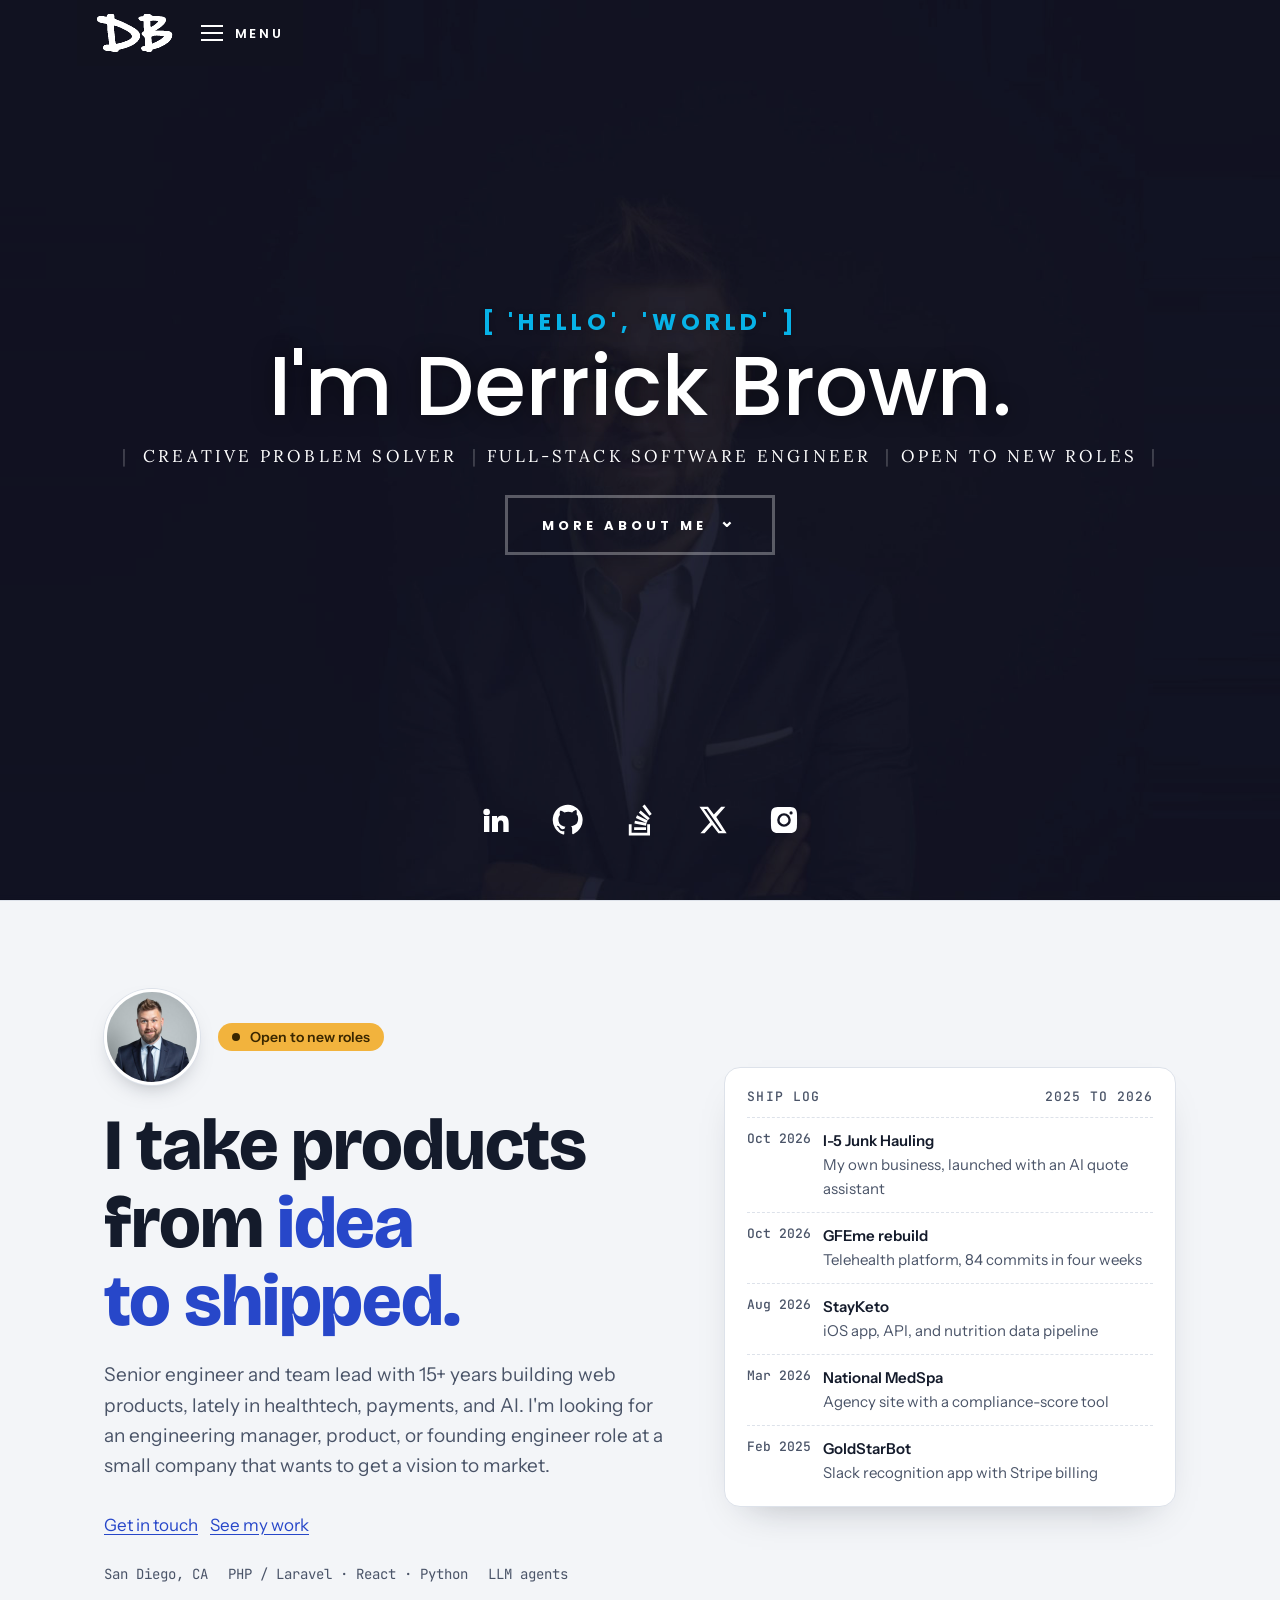
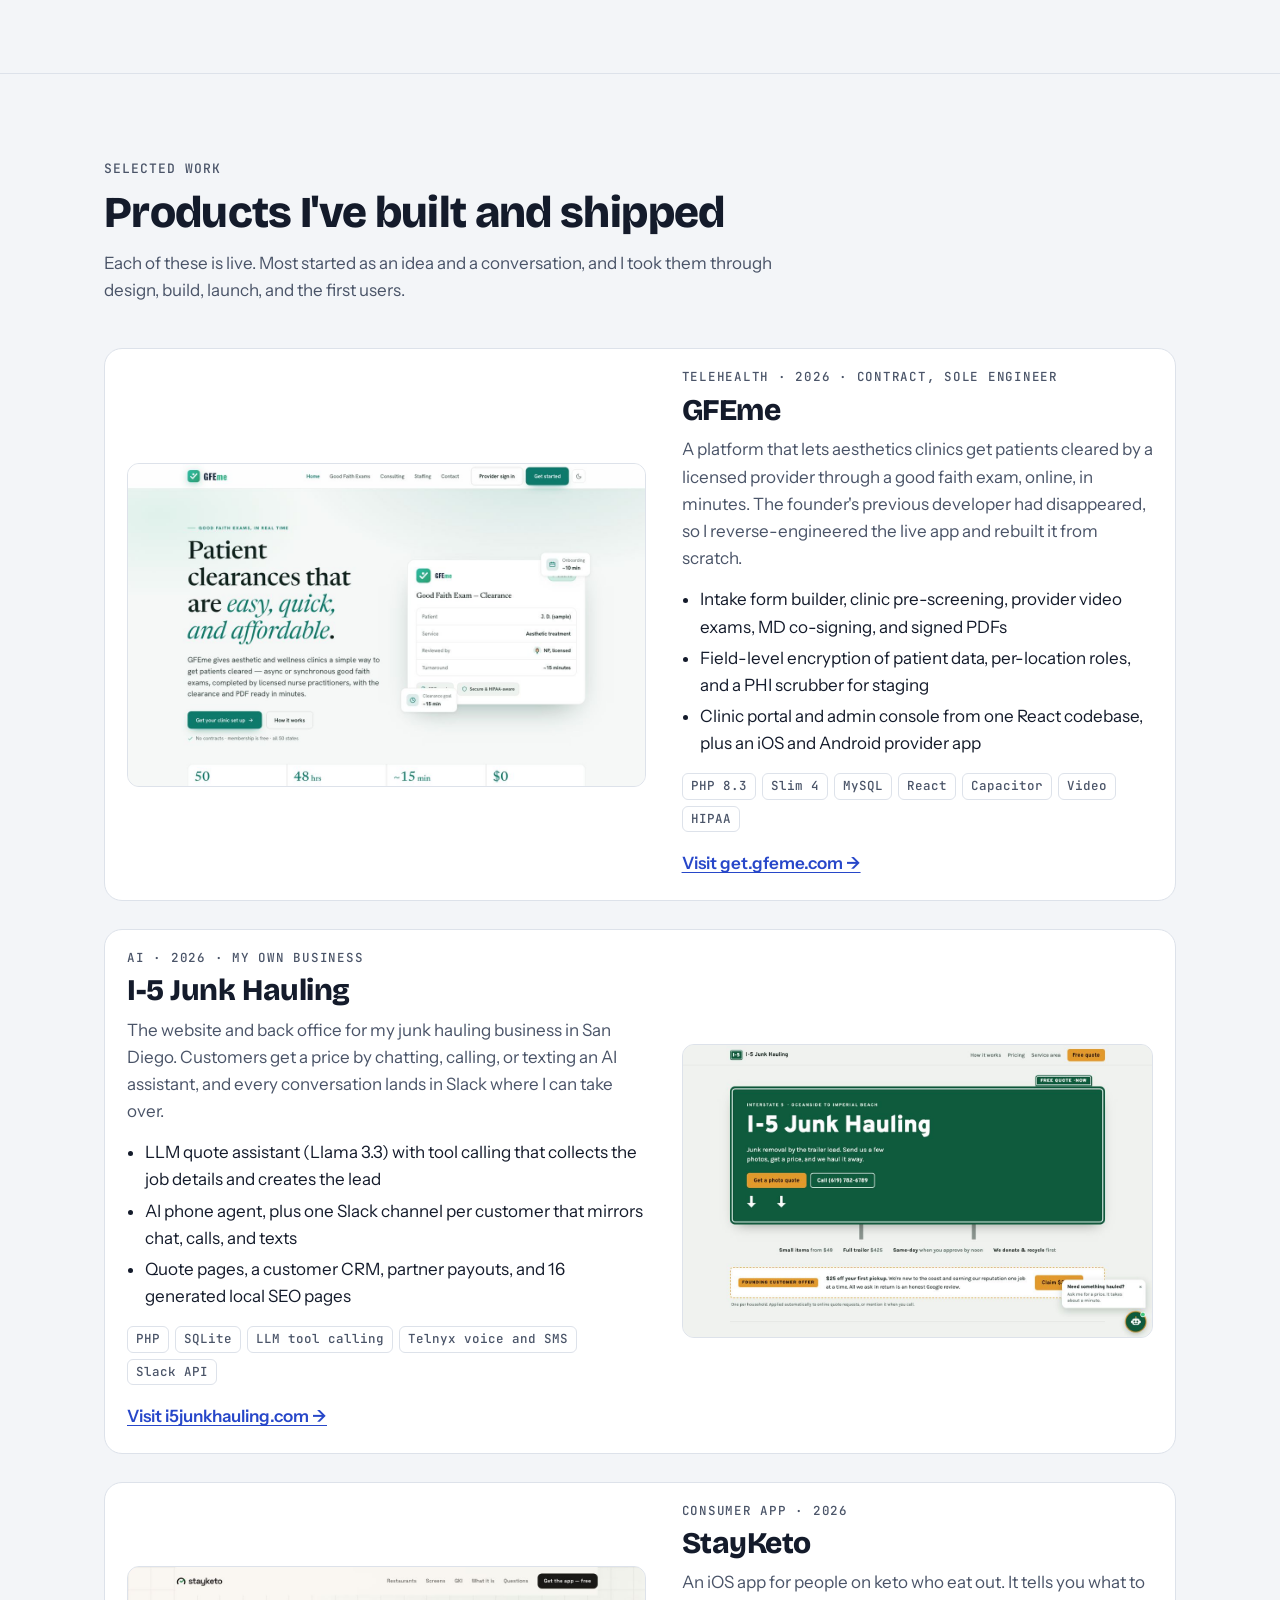
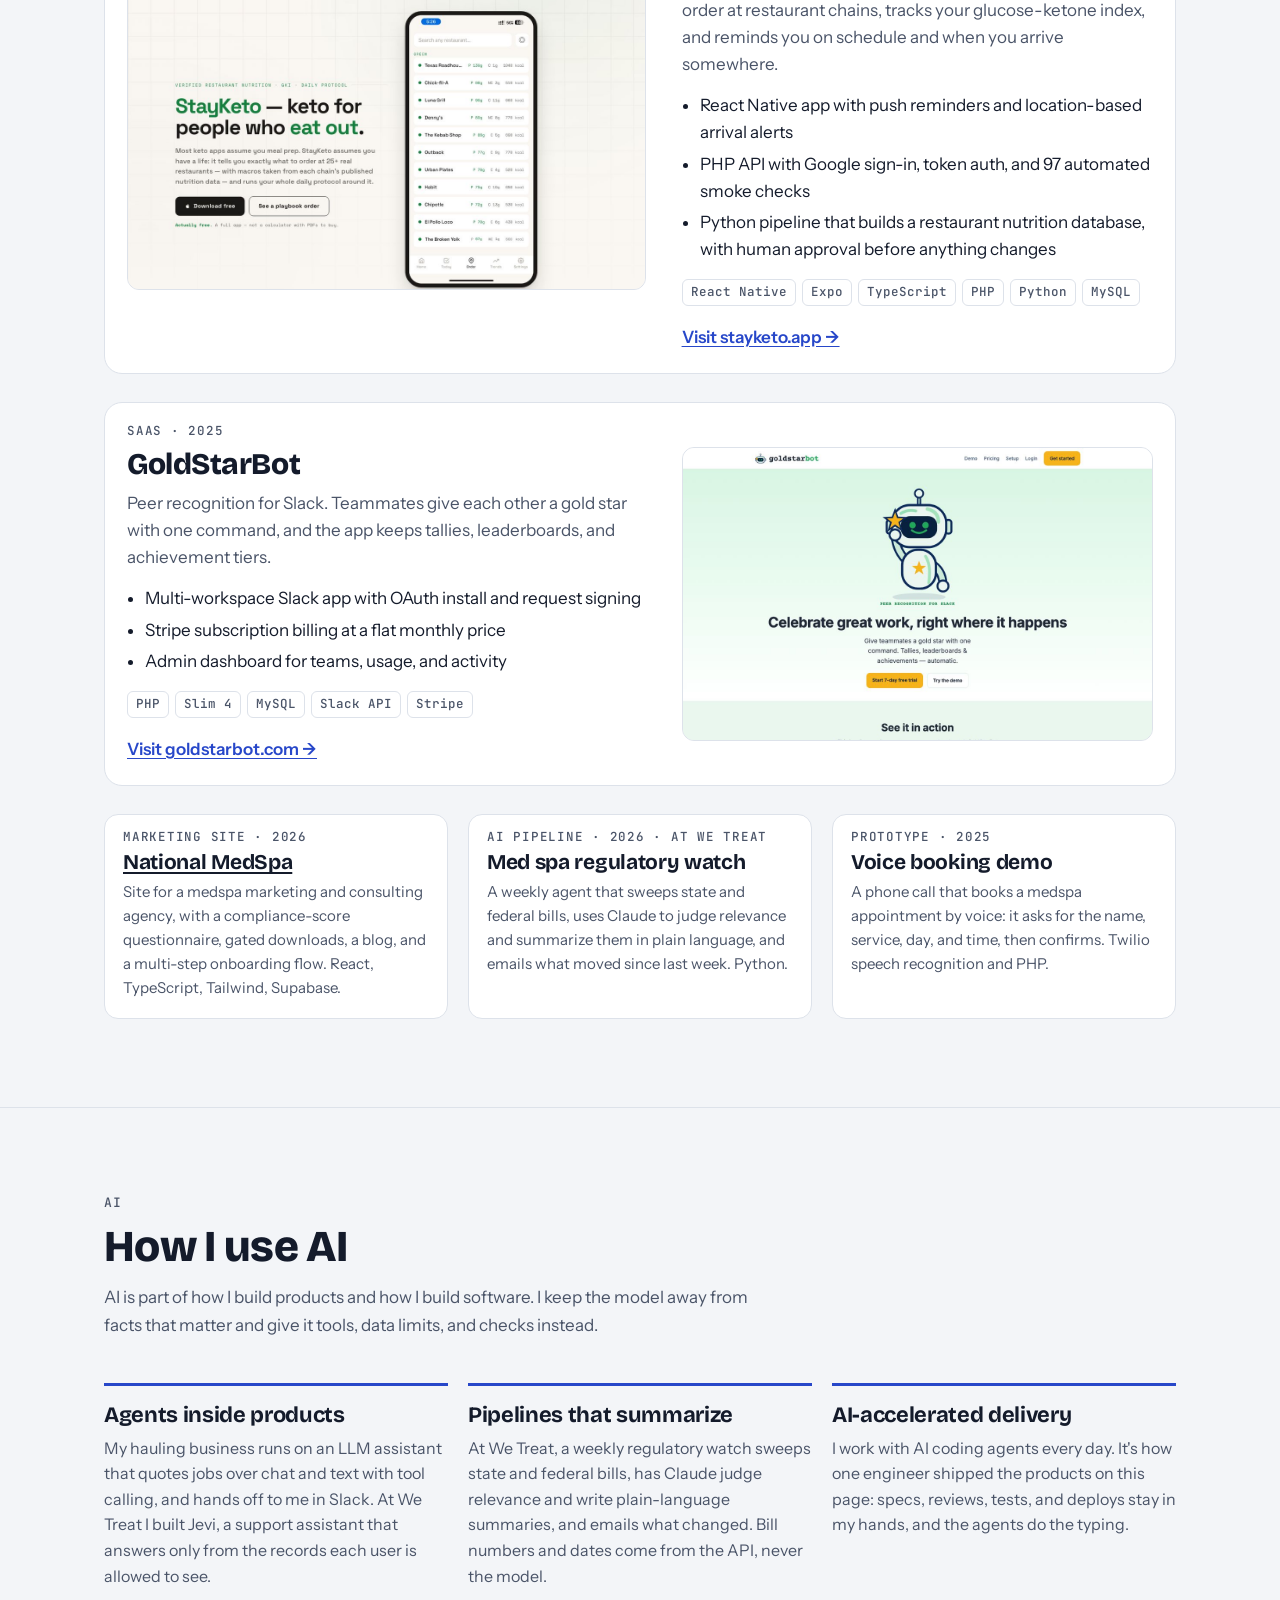
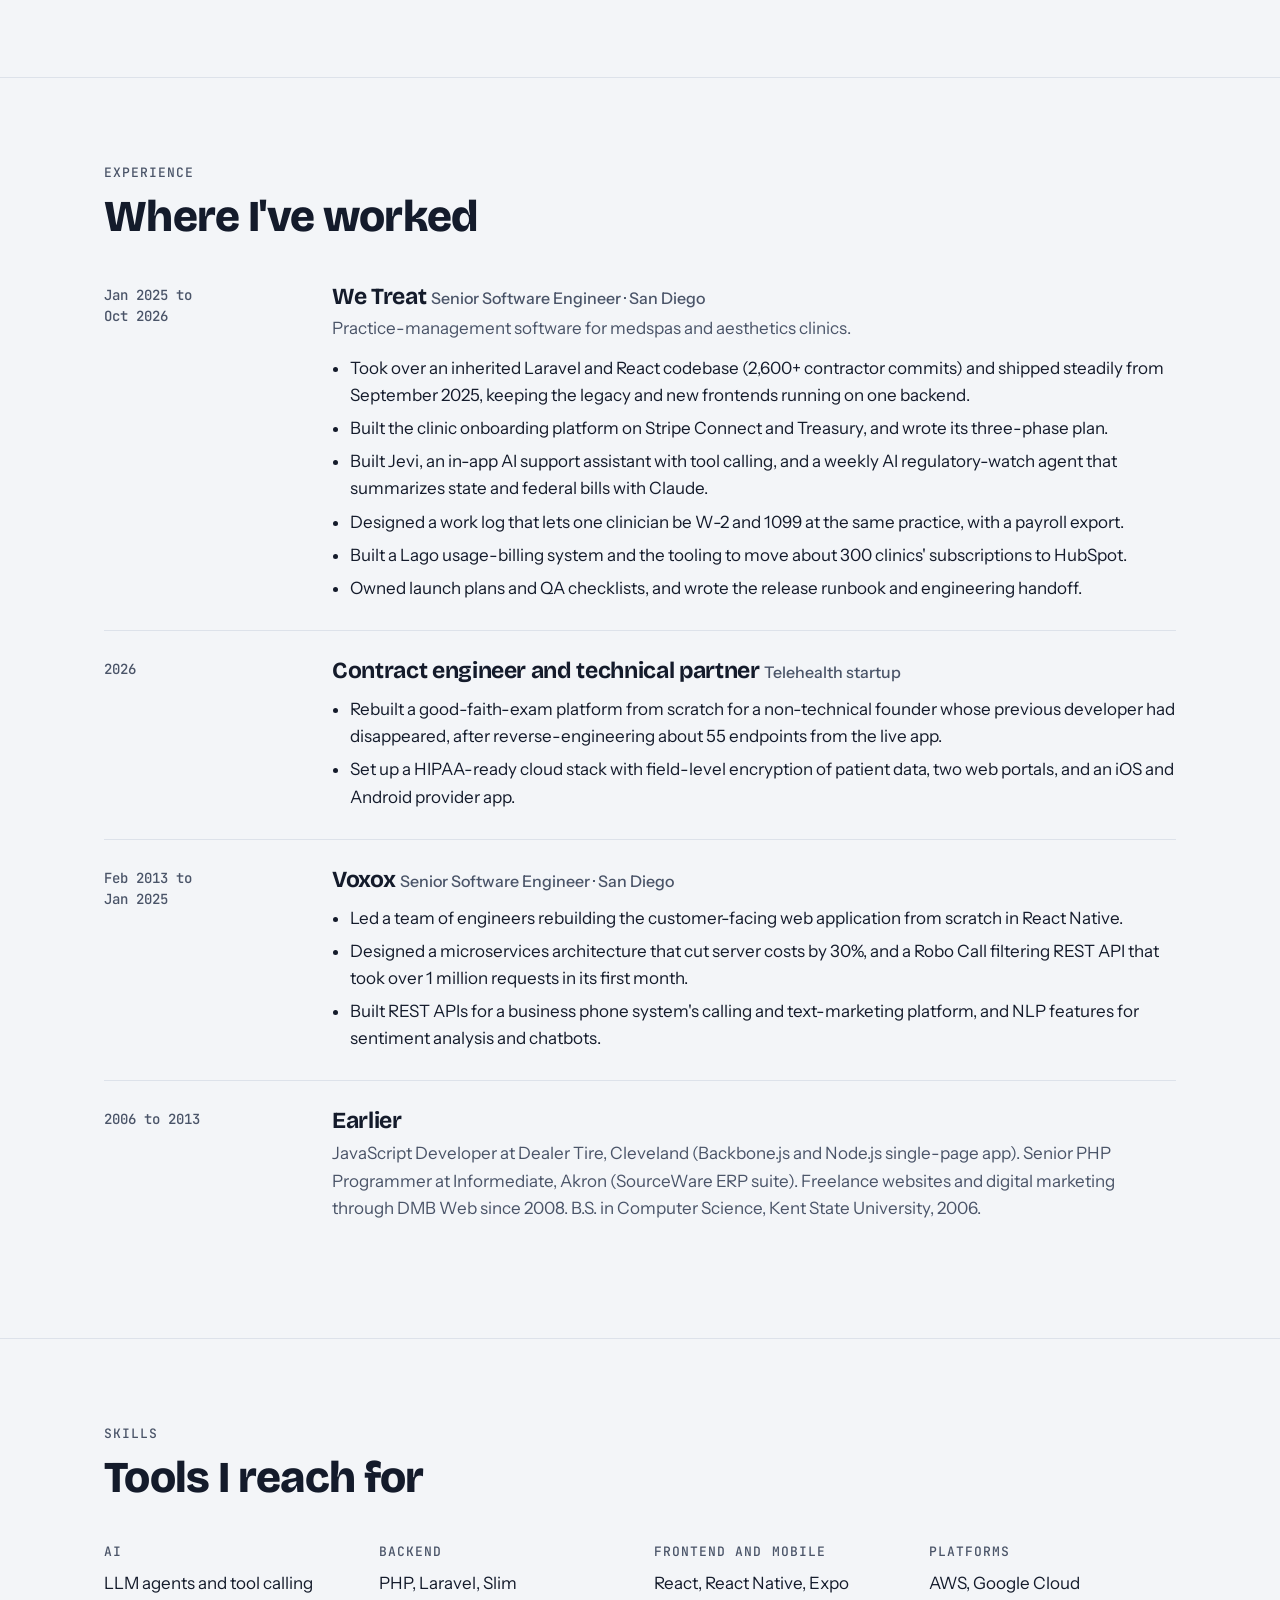
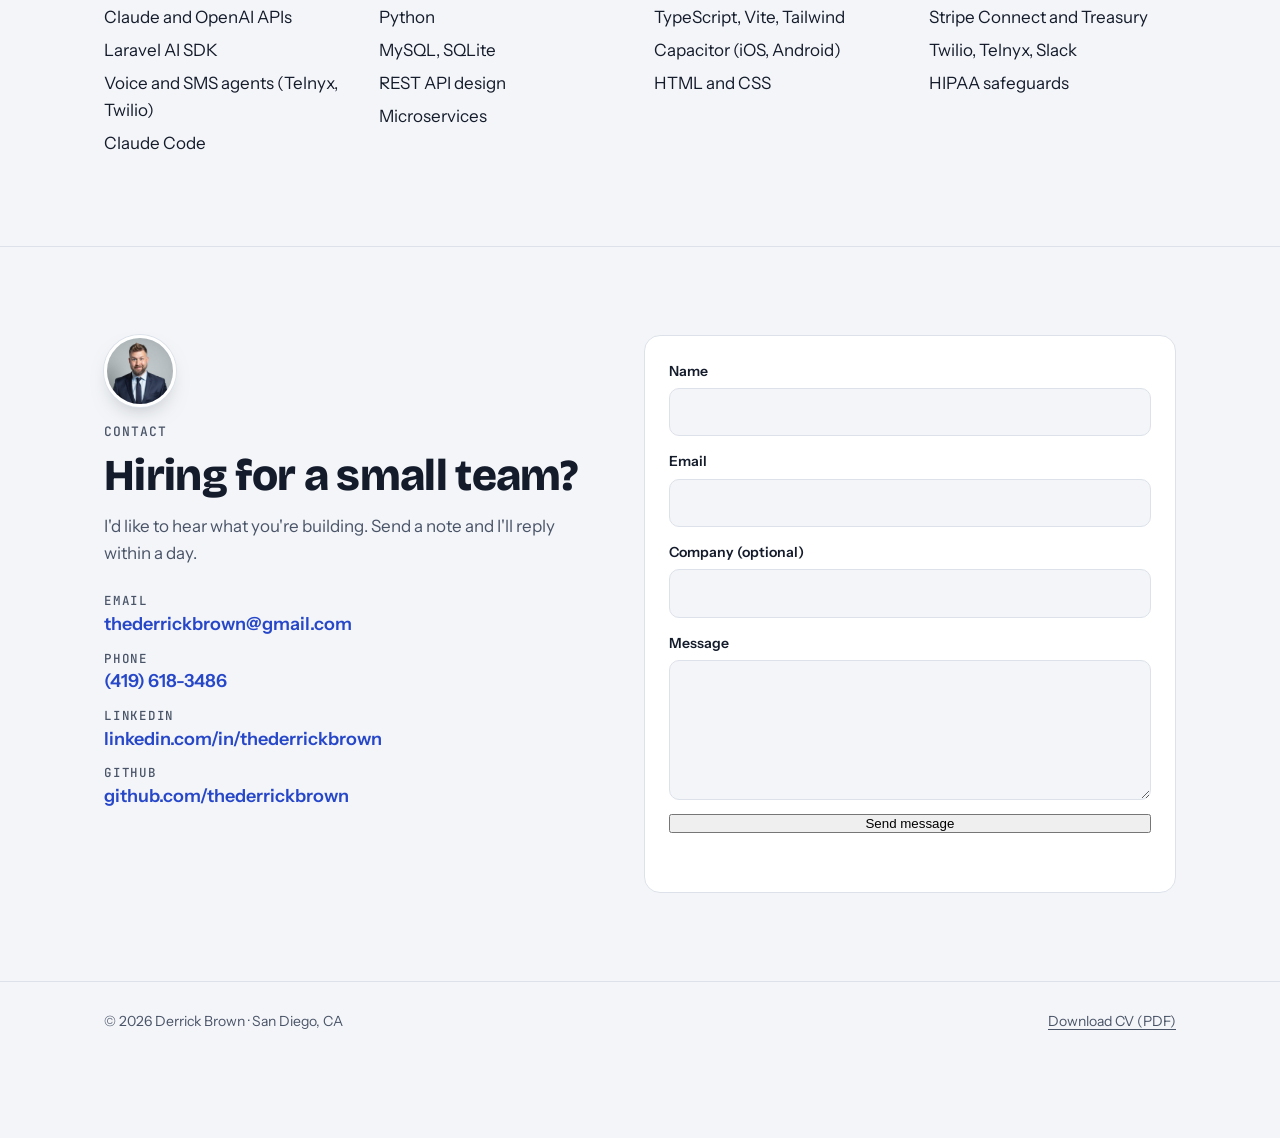
<file: preview.html>
<!doctype html><meta charset="utf-8"><title>Derrick Brown</title>
<meta http-equiv="refresh" content="0; url=/"><link rel="canonical" href="https://resume.dmbweb.com/">
<a href="/">resume.dmbweb.com</a>
</file>
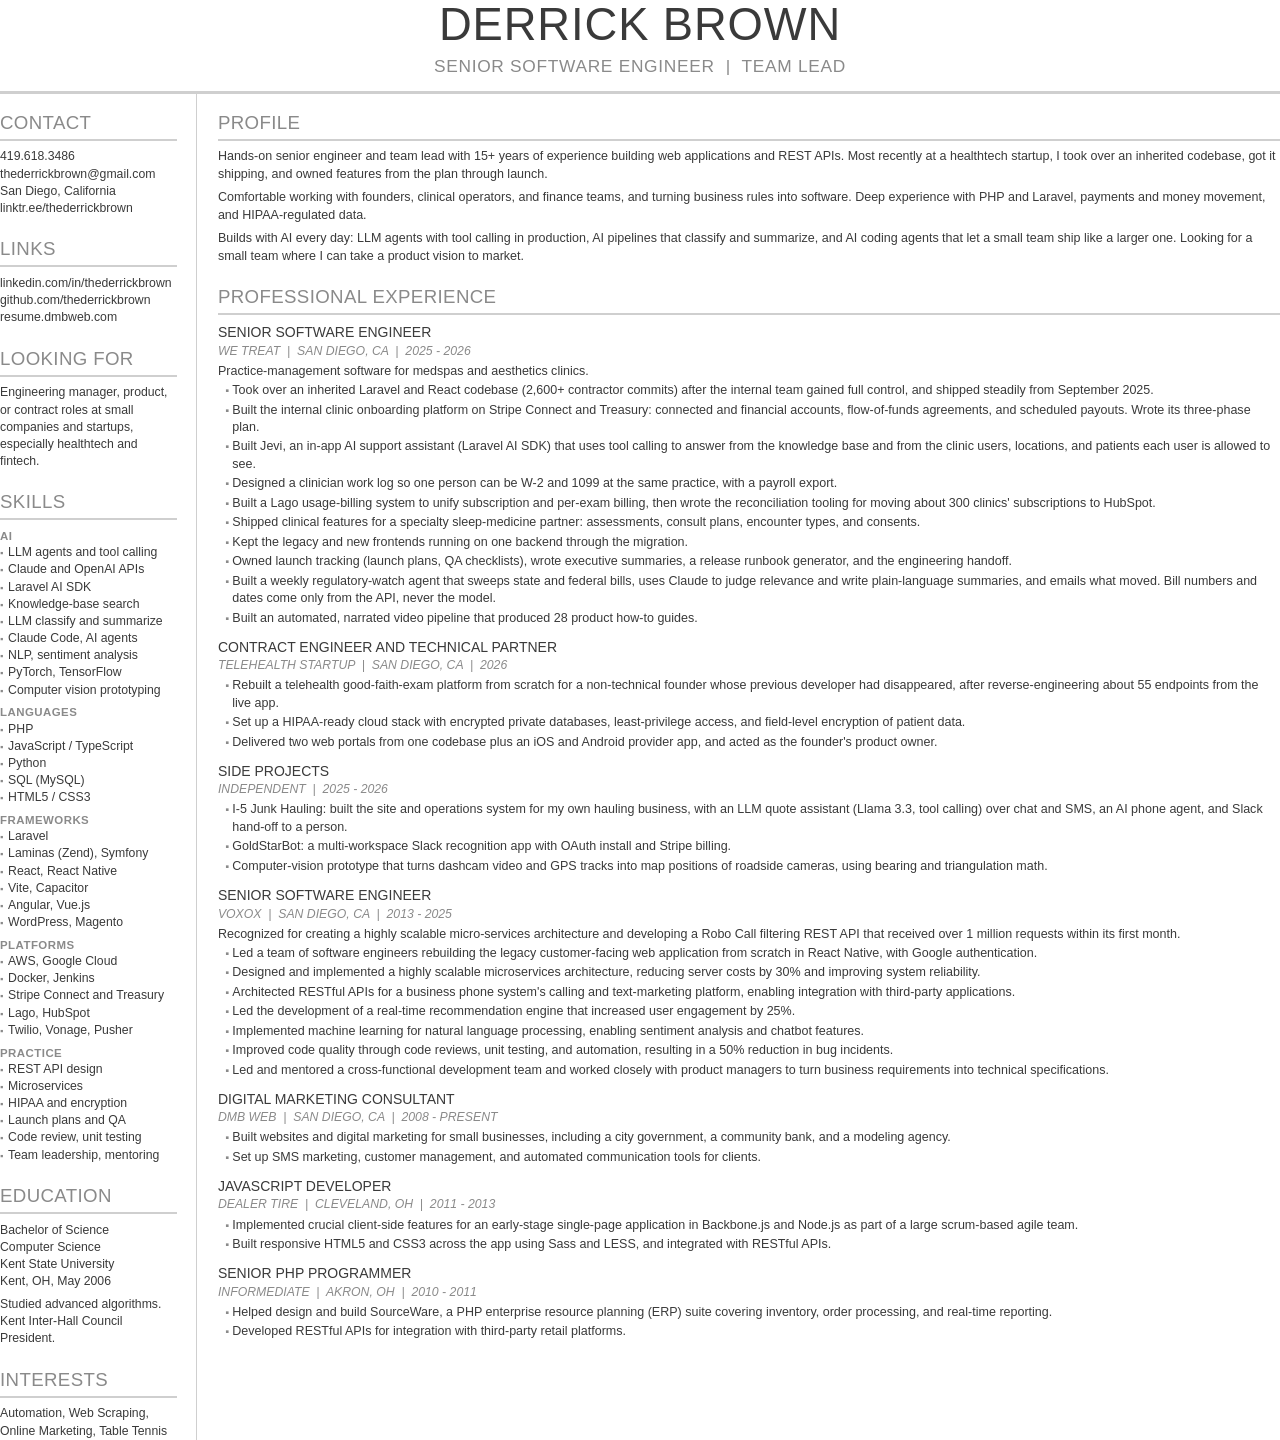
<file: src/cv.html>
<!doctype html><meta charset="utf-8"><title>Derrick Brown CV</title>
<style>
/* Source for DerrickBrown.pdf. Build with: zsh src/build-cv.sh. Letter size, same two-column look as the 2024 CV. */
@page { size: letter; margin: .5in .55in; }
:root { --ink: #3a3a3a; --soft: #8a8a8a; --rule: #cfcfcf; }
* { box-sizing: border-box; margin: 0; padding: 0; }
body { font: 9.4pt/1.4 Helvetica, Arial, sans-serif; color: var(--ink); }
header { text-align: center; padding-bottom: .14in; border-bottom: 3px solid var(--rule); }
header h1 { font-weight: 400; font-size: 34pt; letter-spacing: .02em; line-height: 1.1; }
header p { color: var(--soft); font-size: 13pt; letter-spacing: .04em; margin-top: .04in; }
.cols { display: grid; grid-template-columns: 2.05in 1fr; }
aside { padding: .16in .2in 0 0; border-right: 1px solid var(--rule); }
main { padding: .16in 0 0 .22in; }
h2 { font-weight: 400; font-size: 14pt; color: var(--soft); letter-spacing: .02em; border-bottom: 2px solid var(--rule);
     padding-bottom: .03in; margin: .2in 0 .08in; break-after: avoid; }
aside h2:first-child, main h2:first-child { margin-top: 0; }
aside p, aside li { font-size: 9.2pt; }
aside ul { list-style: none; }
aside li { padding-left: .12in; text-indent: -.12in; }
aside li::before { content: "\25AA"; color: var(--soft); margin-right: .05in; font-size: 7pt; }
aside .grp { break-after: avoid; font-weight: 700; margin-top: .06in; font-size: 8.6pt; letter-spacing: .04em; text-transform: uppercase; color: var(--soft); }
a { color: inherit; text-decoration: none; }
.job { margin-bottom: .11in; }
.job h3, .job .meta { break-after: avoid; }
.job li { break-inside: avoid; }
.job h3 { font-weight: 400; font-size: 10.5pt; text-transform: uppercase; }
.job .meta { font-style: italic; color: var(--soft); text-transform: uppercase; font-size: 9.2pt; margin-bottom: .03in; }
.job ul { padding-left: .15in; }
.job li { margin-top: .02in; }
.job li::marker { content: "\25AA  "; color: var(--soft); font-size: 8pt; }
main > p { margin-bottom: .06in; }
</style>
<header>
  <h1>DERRICK BROWN</h1>
  <p>SENIOR SOFTWARE ENGINEER &nbsp;|&nbsp; TEAM LEAD</p>
</header>
<div class="cols">
<aside>
  <h2>CONTACT</h2>
  <p>419.618.3486<br>thederrickbrown@gmail.com<br>San Diego, California<br>linktr.ee/thederrickbrown</p>

  <h2>LINKS</h2>
  <p>linkedin.com/in/thederrickbrown<br>github.com/thederrickbrown<br>resume.dmbweb.com</p>

  <h2>LOOKING FOR</h2>
  <p>Engineering manager, product, or contract roles at small companies and startups, especially healthtech and fintech.</p>

  <h2>SKILLS</h2>
  <p class="grp">AI</p>
  <ul><li>LLM agents and tool calling</li><li>Claude and OpenAI APIs</li><li>Laravel AI SDK</li><li>Knowledge-base search</li><li>LLM classify and summarize</li><li>Claude Code, AI agents</li><li>NLP, sentiment analysis</li><li>PyTorch, TensorFlow</li><li>Computer vision prototyping</li></ul>
  <p class="grp">Languages</p>
  <ul><li>PHP</li><li>JavaScript / TypeScript</li><li>Python</li><li>SQL (MySQL)</li><li>HTML5 / CSS3</li></ul>
  <p class="grp">Frameworks</p>
  <ul><li>Laravel</li><li>Laminas (Zend), Symfony</li><li>React, React Native</li><li>Vite, Capacitor</li><li>Angular, Vue.js</li><li>WordPress, Magento</li></ul>
  <p class="grp">Platforms</p>
  <ul><li>AWS, Google Cloud</li><li>Docker, Jenkins</li><li>Stripe Connect and Treasury</li><li>Lago, HubSpot</li><li>Twilio, Vonage, Pusher</li></ul>
  <p class="grp">Practice</p>
  <ul><li>REST API design</li><li>Microservices</li><li>HIPAA and encryption</li><li>Launch plans and QA</li><li>Code review, unit testing</li><li>Team leadership, mentoring</li></ul>

  <h2>EDUCATION</h2>
  <p>Bachelor of Science<br>Computer Science<br>Kent State University<br>Kent, OH, May 2006</p>
  <p style="margin-top:.06in">Studied advanced algorithms. Kent Inter-Hall Council President.</p>

  <h2>INTERESTS</h2>
  <p>Automation, Web Scraping, Online Marketing, Table Tennis</p>
</aside>
<main>
  <h2>PROFILE</h2>
  <p>Hands-on senior engineer and team lead with 15+ years of experience building web applications and REST APIs. Most recently at a healthtech startup, I took over an inherited codebase, got it shipping, and owned features from the plan through launch.</p>
  <p>Comfortable working with founders, clinical operators, and finance teams, and turning business rules into software. Deep experience with PHP and Laravel, payments and money movement, and HIPAA-regulated data.</p>
  <p>Builds with AI every day: LLM agents with tool calling in production, AI pipelines that classify and summarize, and AI coding agents that let a small team ship like a larger one. Looking for a small team where I can take a product vision to market.</p>

  <h2>PROFESSIONAL EXPERIENCE</h2>
  <div class="job">
    <h3>Senior Software Engineer</h3>
    <p class="meta">We Treat &nbsp;|&nbsp; San Diego, CA &nbsp;|&nbsp; 2025 - 2026</p>
    <p>Practice-management software for medspas and aesthetics clinics.</p>
    <ul>
      <li>Took over an inherited Laravel and React codebase (2,600+ contractor commits) after the internal team gained full control, and shipped steadily from September 2025.</li>
      <li>Built the internal clinic onboarding platform on Stripe Connect and Treasury: connected and financial accounts, flow-of-funds agreements, and scheduled payouts. Wrote its three-phase plan.</li>
      <li>Built Jevi, an in-app AI support assistant (Laravel AI SDK) that uses tool calling to answer from the knowledge base and from the clinic users, locations, and patients each user is allowed to see.</li>
      <li>Designed a clinician work log so one person can be W-2 and 1099 at the same practice, with a payroll export.</li>
      <li>Built a Lago usage-billing system to unify subscription and per-exam billing, then wrote the reconciliation tooling for moving about 300 clinics' subscriptions to HubSpot.</li>
      <li>Shipped clinical features for a specialty sleep-medicine partner: assessments, consult plans, encounter types, and consents.</li>
      <li>Kept the legacy and new frontends running on one backend through the migration.</li>
      <li>Owned launch tracking (launch plans, QA checklists), wrote executive summaries, a release runbook generator, and the engineering handoff.</li>
      <li>Built a weekly regulatory-watch agent that sweeps state and federal bills, uses Claude to judge relevance and write plain-language summaries, and emails what moved. Bill numbers and dates come only from the API, never the model.</li>
      <li>Built an automated, narrated video pipeline that produced 28 product how-to guides.</li>
    </ul>
  </div>
  <div class="job">
    <h3>Contract Engineer and Technical Partner</h3>
    <p class="meta">Telehealth startup &nbsp;|&nbsp; San Diego, CA &nbsp;|&nbsp; 2026</p>
    <ul>
      <li>Rebuilt a telehealth good-faith-exam platform from scratch for a non-technical founder whose previous developer had disappeared, after reverse-engineering about 55 endpoints from the live app.</li>
      <li>Set up a HIPAA-ready cloud stack with encrypted private databases, least-privilege access, and field-level encryption of patient data.</li>
      <li>Delivered two web portals from one codebase plus an iOS and Android provider app, and acted as the founder's product owner.</li>
    </ul>
  </div>
  <div class="job">
    <h3>Side Projects</h3>
    <p class="meta">Independent &nbsp;|&nbsp; 2025 - 2026</p>
    <ul>
      <li>I-5 Junk Hauling: built the site and operations system for my own hauling business, with an LLM quote assistant (Llama 3.3, tool calling) over chat and SMS, an AI phone agent, and Slack hand-off to a person.</li>
      <li>GoldStarBot: a multi-workspace Slack recognition app with OAuth install and Stripe billing.</li>
      <li>Computer-vision prototype that turns dashcam video and GPS tracks into map positions of roadside cameras, using bearing and triangulation math.</li>
    </ul>
  </div>
  <div class="job">
    <h3>Senior Software Engineer</h3>
    <p class="meta">Voxox &nbsp;|&nbsp; San Diego, CA &nbsp;|&nbsp; 2013 - 2025</p>
    <p>Recognized for creating a highly scalable micro-services architecture and developing a Robo Call filtering REST API that received over 1 million requests within its first month.</p>
    <ul>
      <li>Led a team of software engineers rebuilding the legacy customer-facing web application from scratch in React Native, with Google authentication.</li>
      <li>Designed and implemented a highly scalable microservices architecture, reducing server costs by 30% and improving system reliability.</li>
      <li>Architected RESTful APIs for a business phone system's calling and text-marketing platform, enabling integration with third-party applications.</li>
      <li>Led the development of a real-time recommendation engine that increased user engagement by 25%.</li>
      <li>Implemented machine learning for natural language processing, enabling sentiment analysis and chatbot features.</li>
      <li>Improved code quality through code reviews, unit testing, and automation, resulting in a 50% reduction in bug incidents.</li>
      <li>Led and mentored a cross-functional development team and worked closely with product managers to turn business requirements into technical specifications.</li>
    </ul>
  </div>
  <div class="job">
    <h3>Digital Marketing Consultant</h3>
    <p class="meta">DMB Web &nbsp;|&nbsp; San Diego, CA &nbsp;|&nbsp; 2008 - Present</p>
    <ul>
      <li>Built websites and digital marketing for small businesses, including a city government, a community bank, and a modeling agency.</li>
      <li>Set up SMS marketing, customer management, and automated communication tools for clients.</li>
    </ul>
  </div>
  <div class="job">
    <h3>JavaScript Developer</h3>
    <p class="meta">Dealer Tire &nbsp;|&nbsp; Cleveland, OH &nbsp;|&nbsp; 2011 - 2013</p>
    <ul>
      <li>Implemented crucial client-side features for an early-stage single-page application in Backbone.js and Node.js as part of a large scrum-based agile team.</li>
      <li>Built responsive HTML5 and CSS3 across the app using Sass and LESS, and integrated with RESTful APIs.</li>
    </ul>
  </div>
  <div class="job">
    <h3>Senior PHP Programmer</h3>
    <p class="meta">Informediate &nbsp;|&nbsp; Akron, OH &nbsp;|&nbsp; 2010 - 2011</p>
    <ul>
      <li>Helped design and build SourceWare, a PHP enterprise resource planning (ERP) suite covering inventory, order processing, and real-time reporting.</li>
      <li>Developed RESTful APIs for integration with third-party retail platforms.</li>
    </ul>
  </div>
</main>
</div>
</file>
